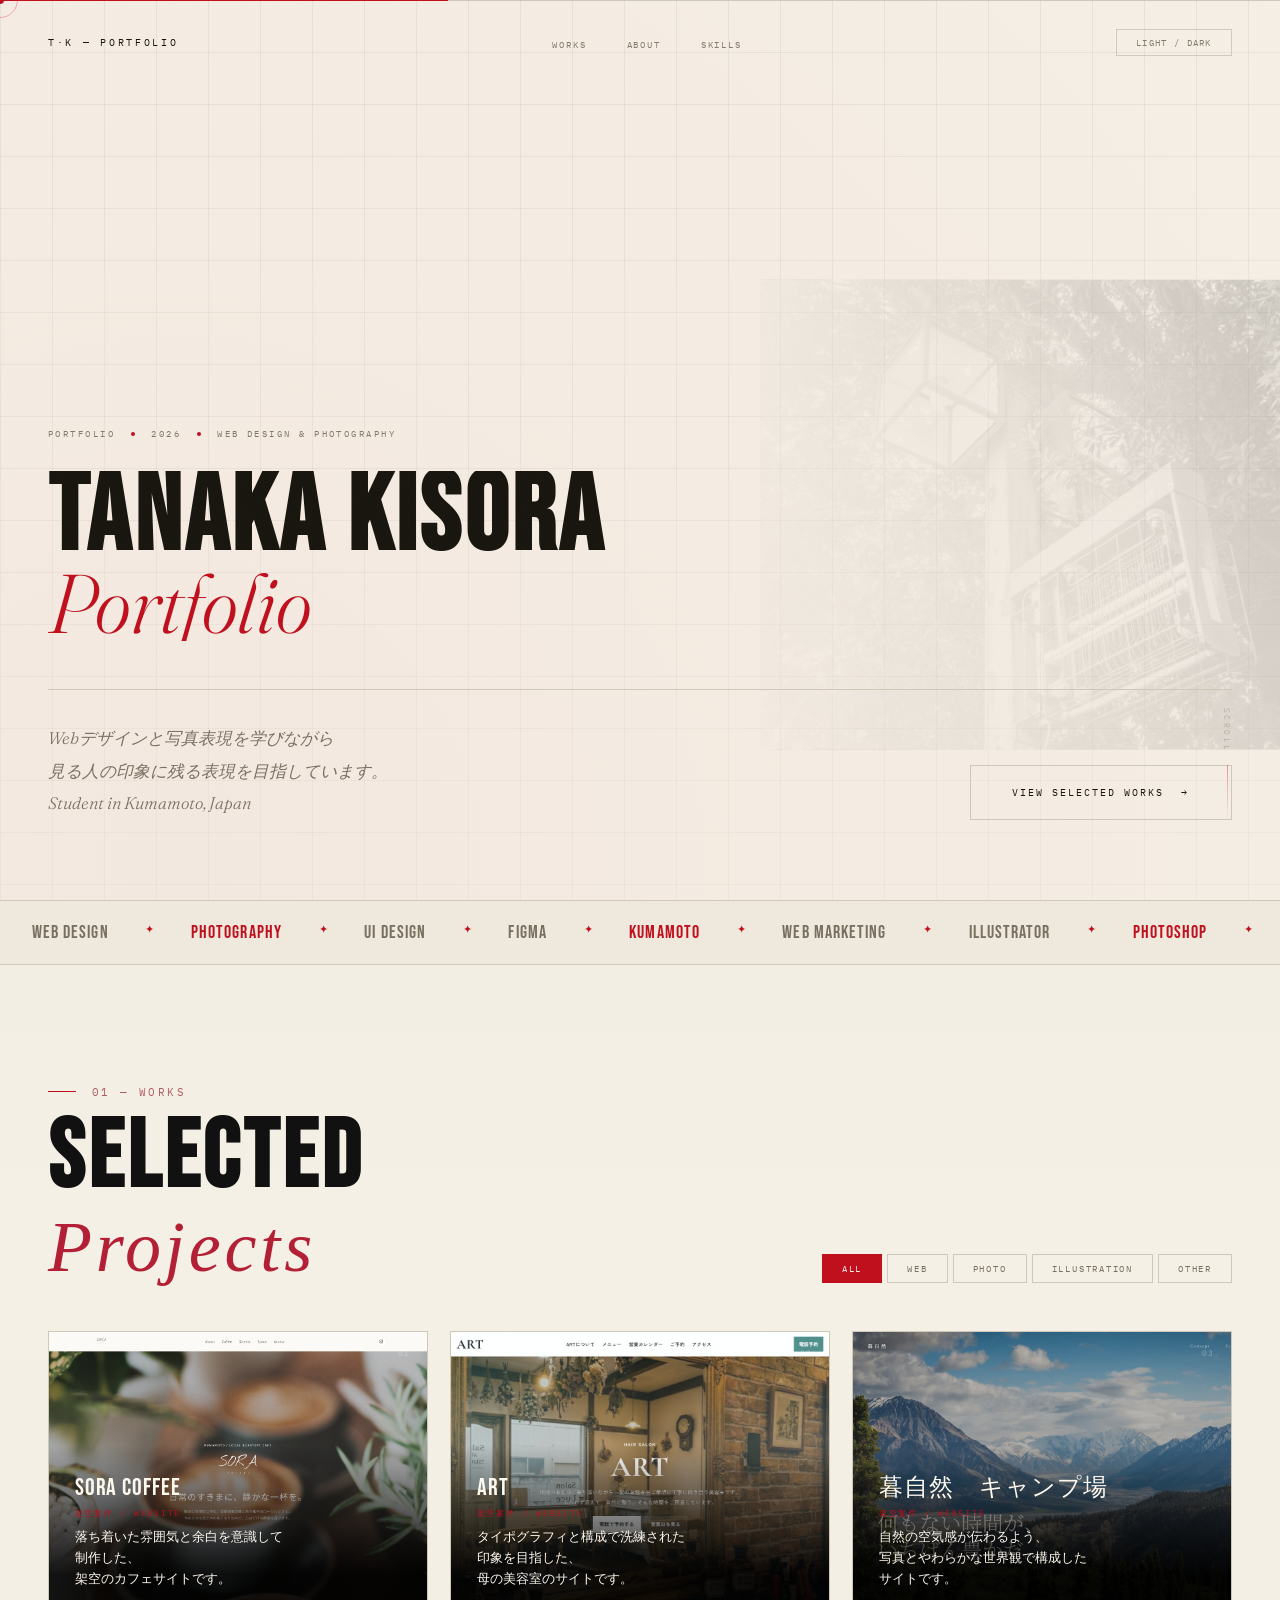
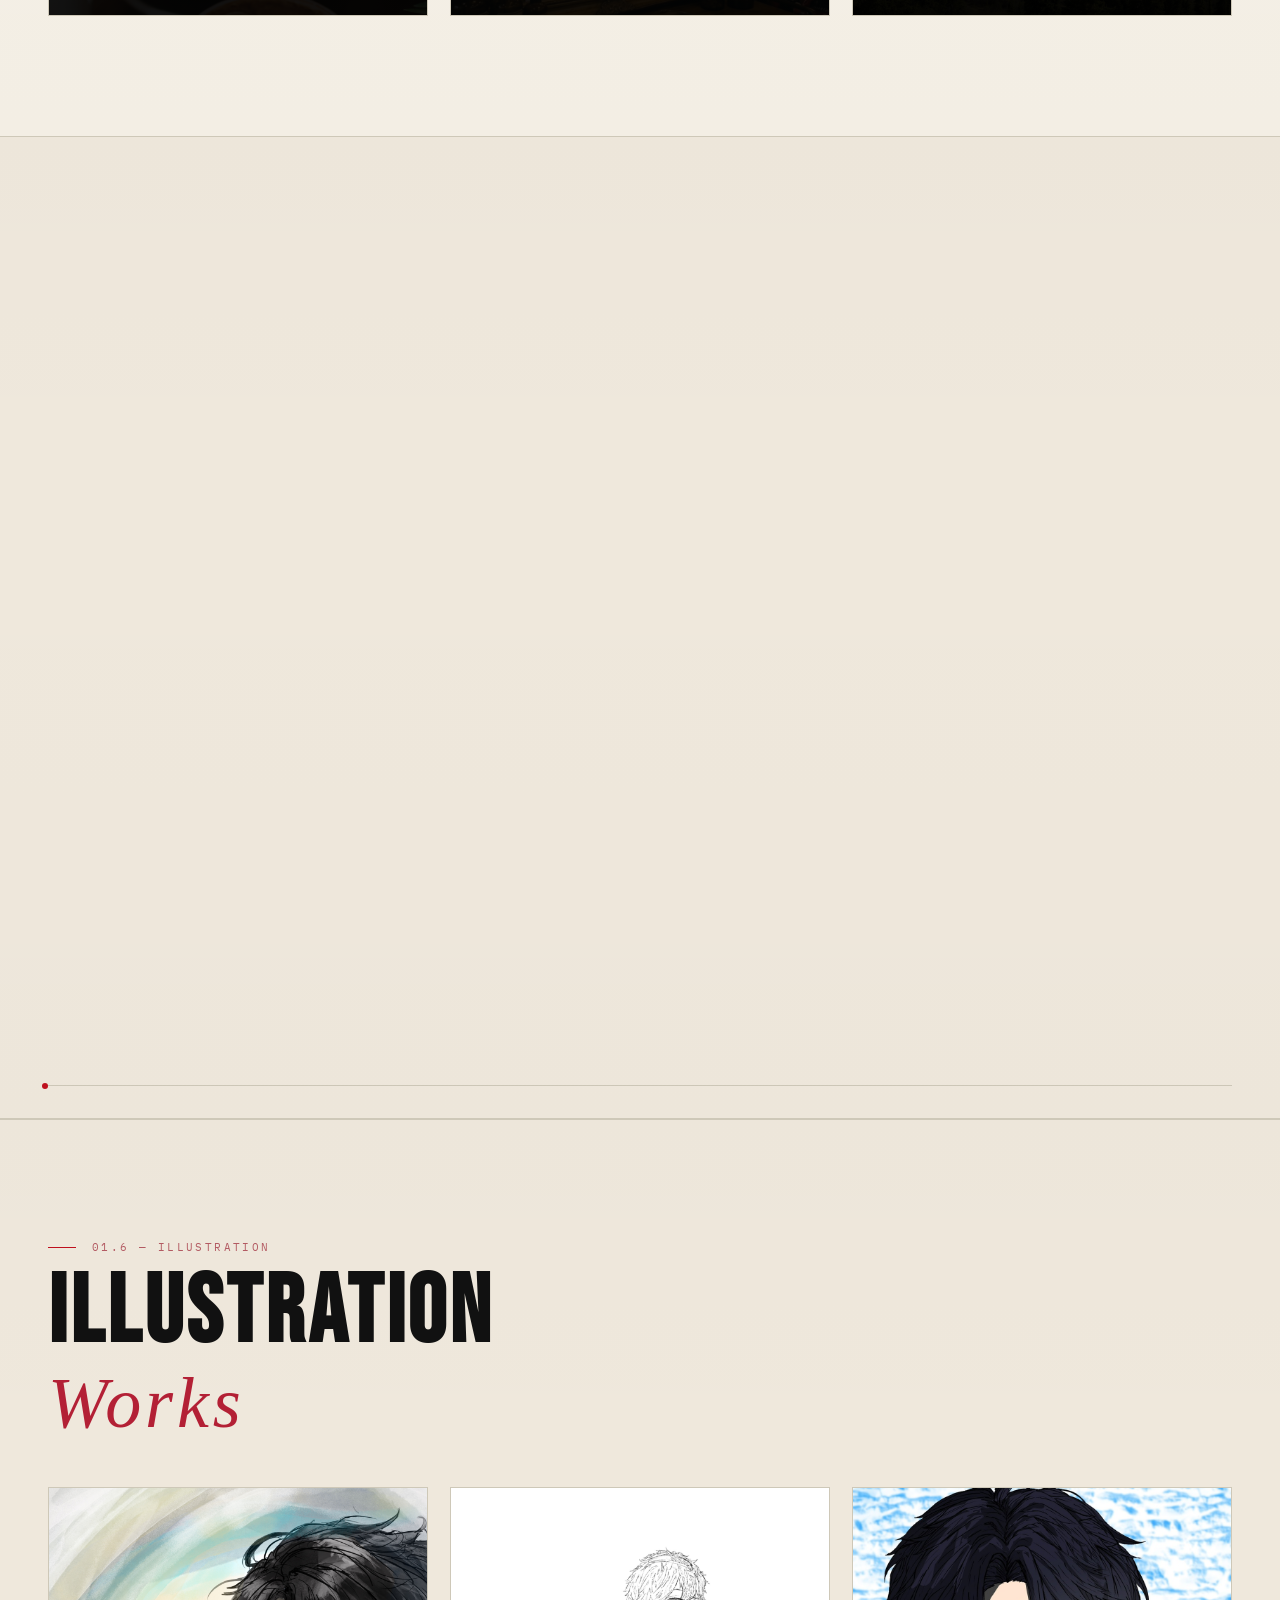
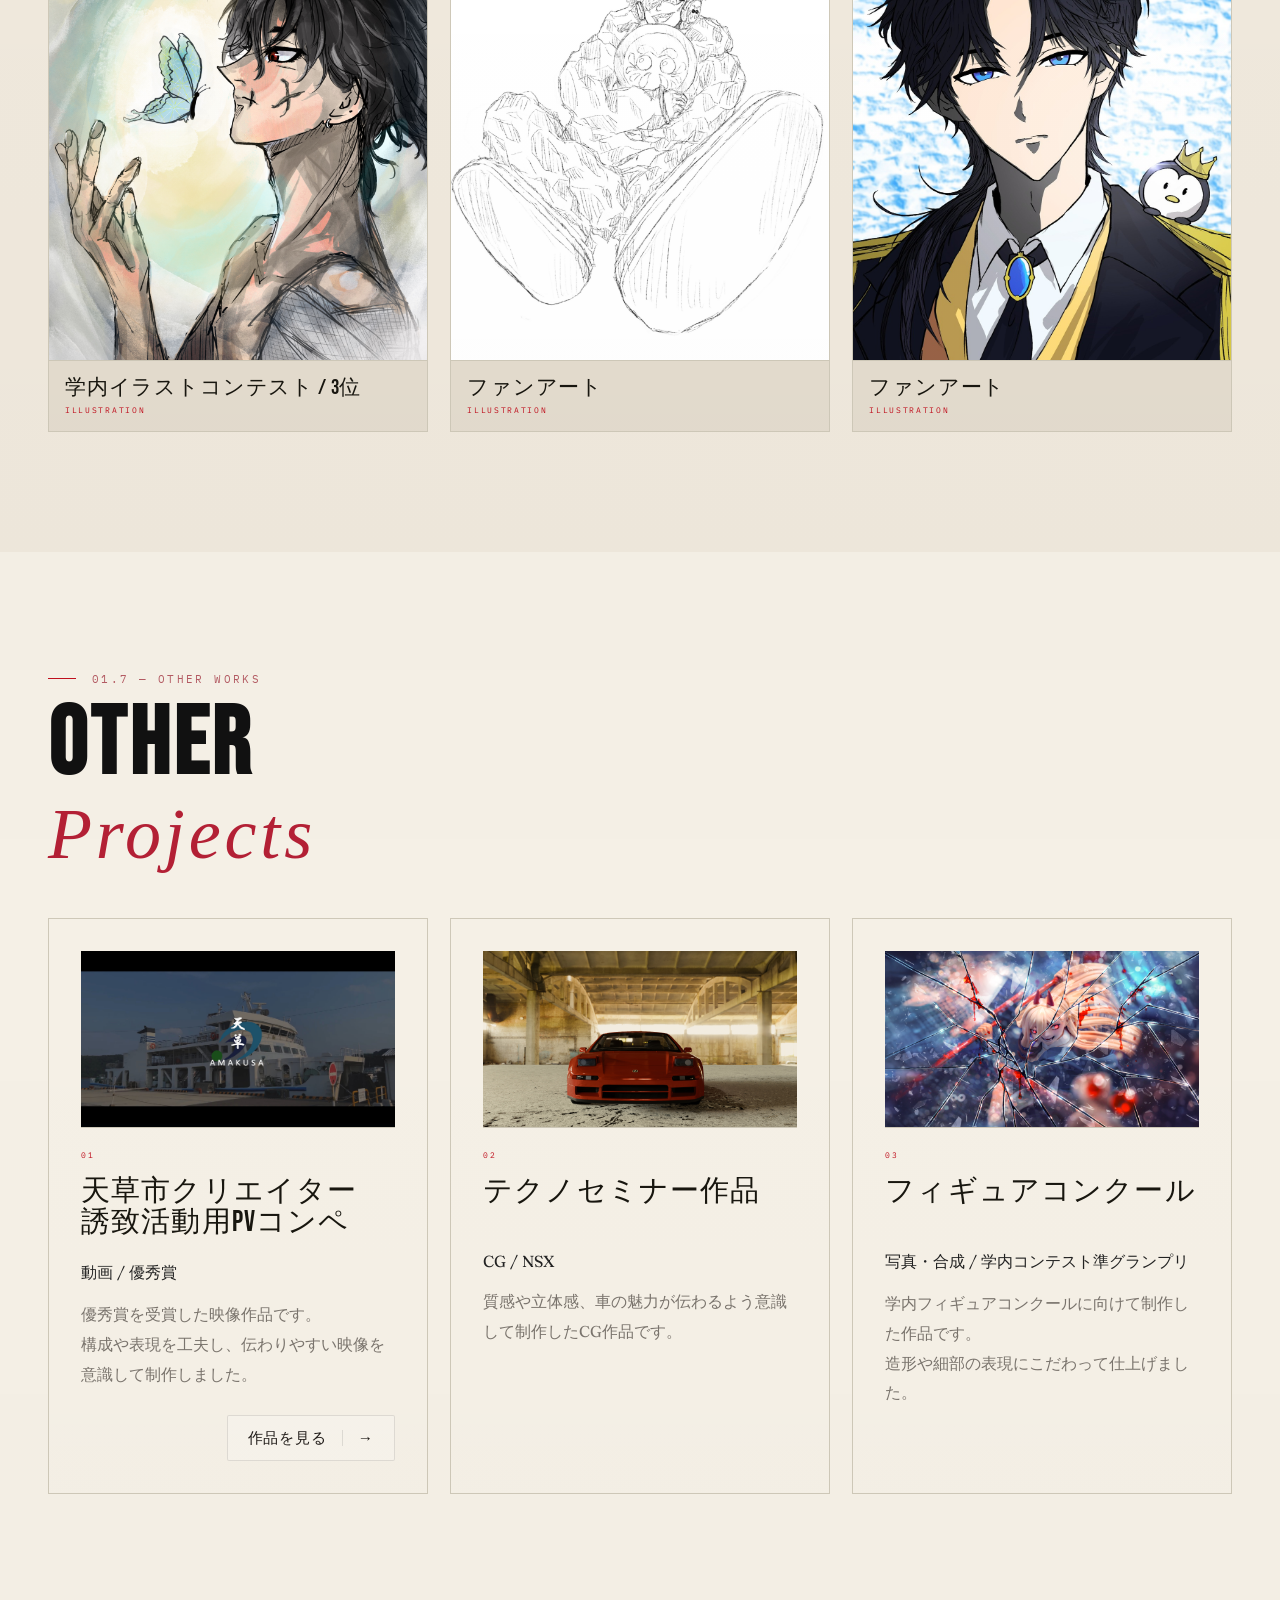
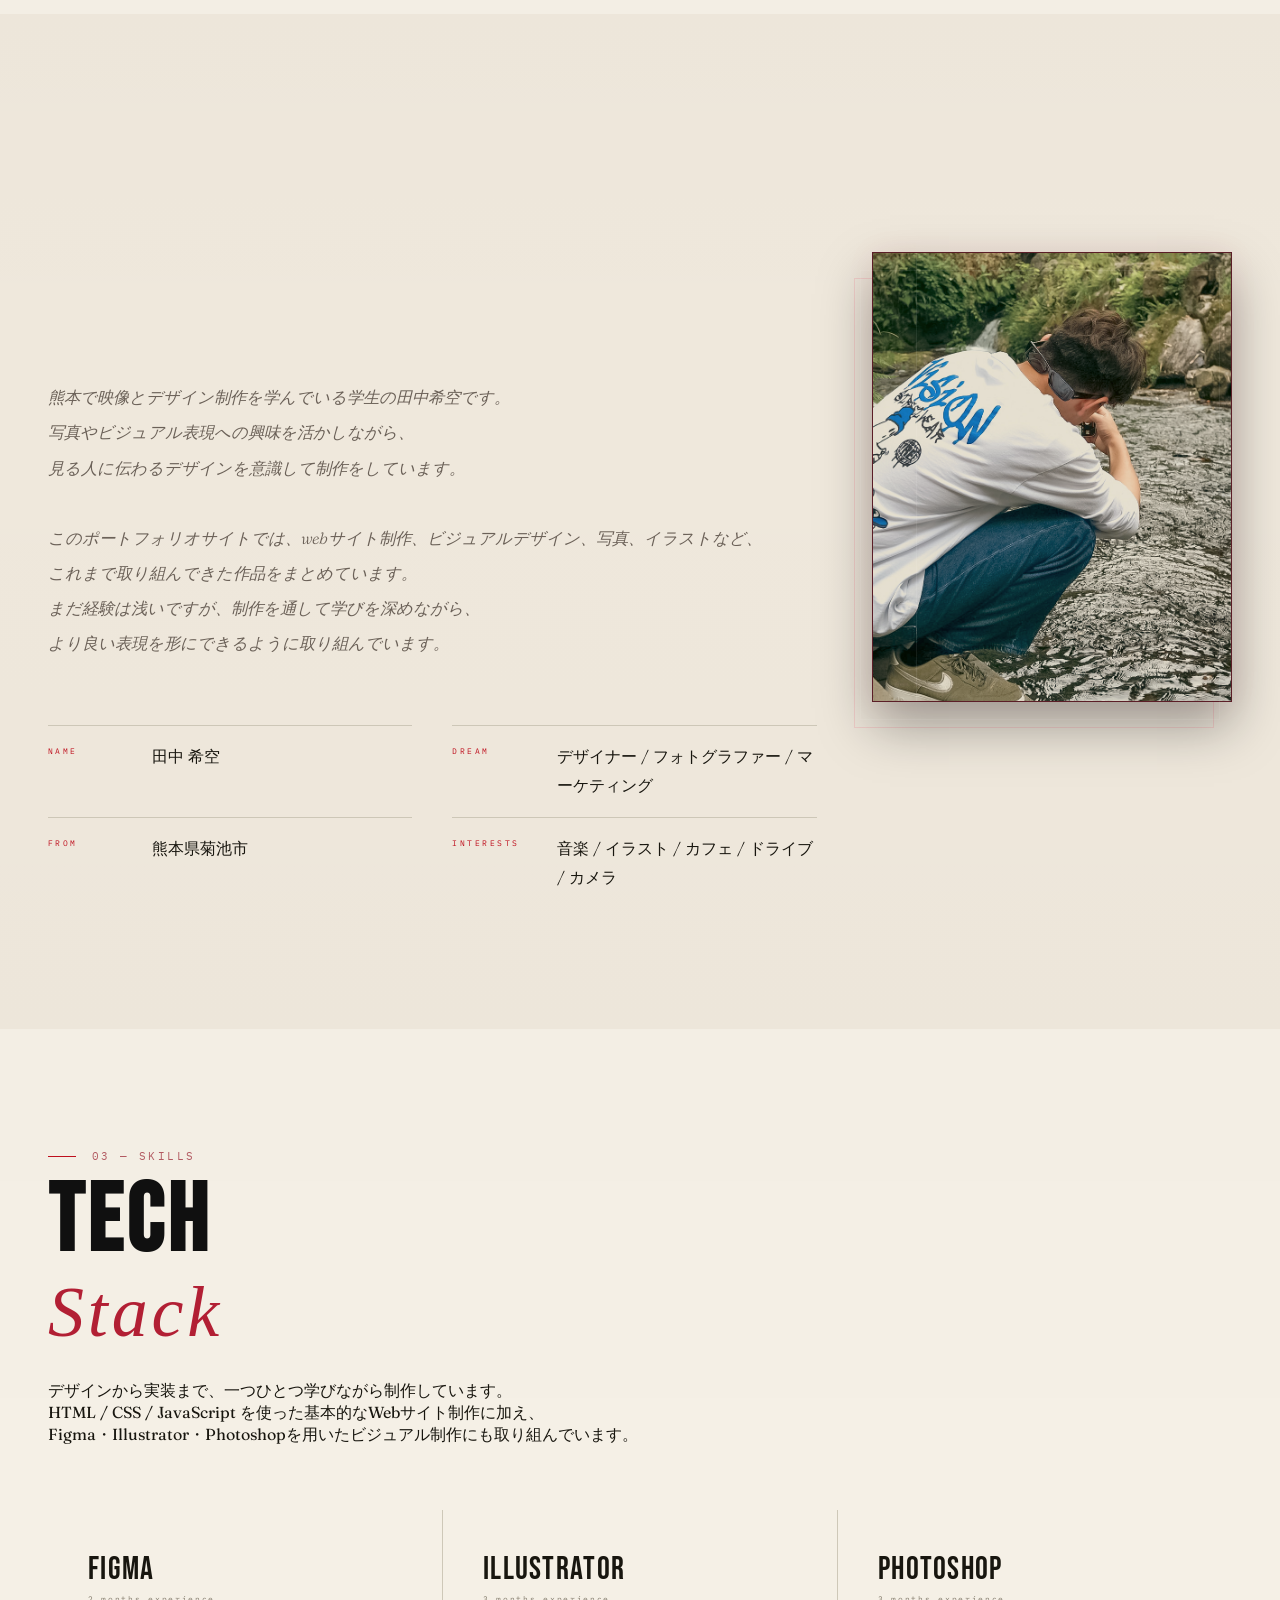
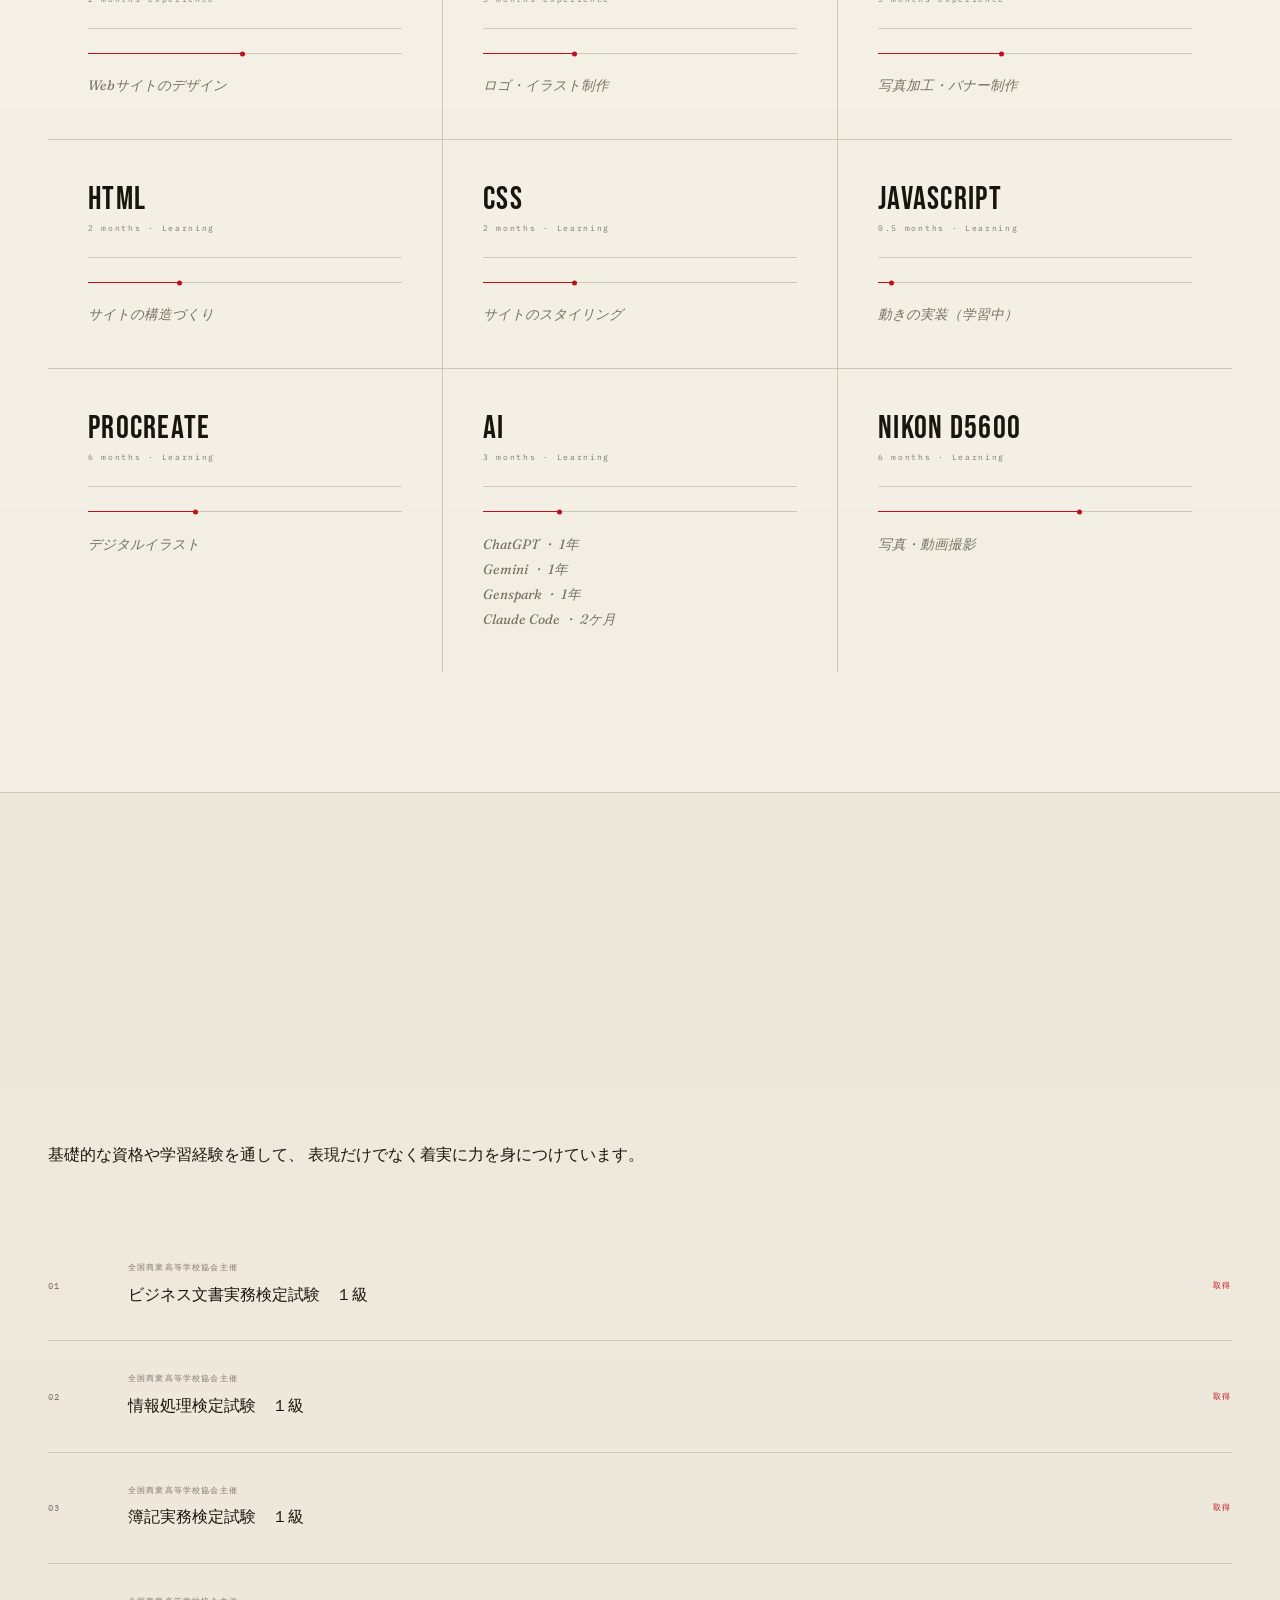
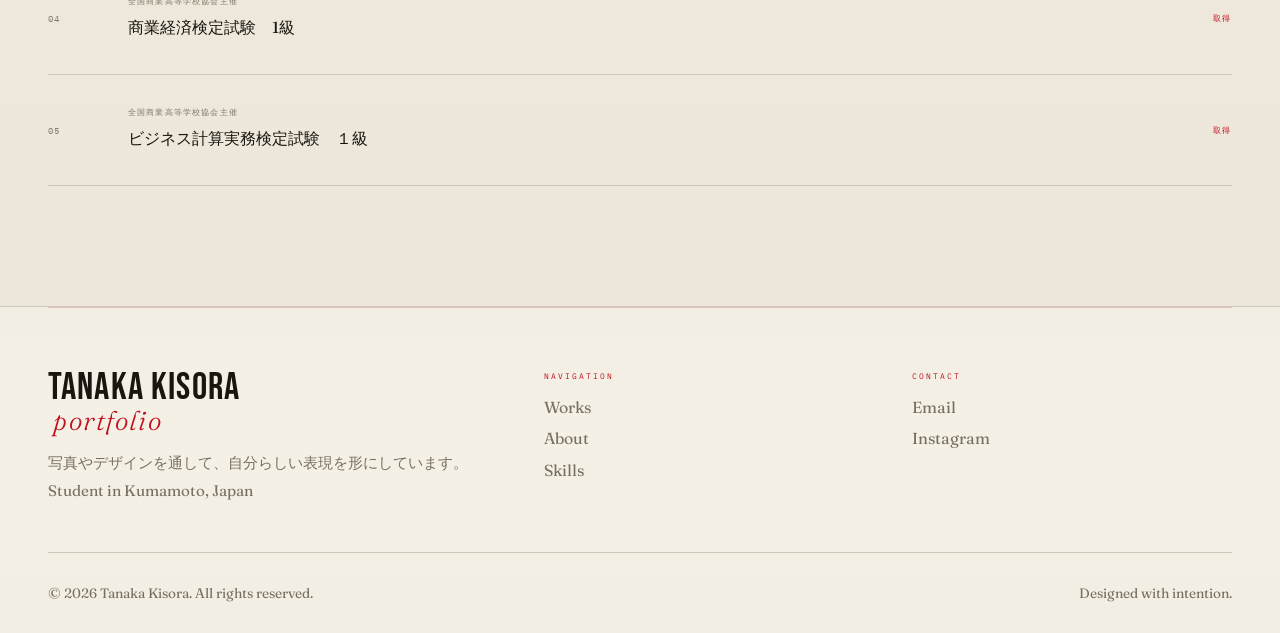
<file: index.html>
<!DOCTYPE html>
<html lang="ja">

<head>
  <meta charset="UTF-8" />
  <meta name="viewport" content="width=device-width, initial-scale=1.0" />
  <title>Tanaka Kisora — Portfolio</title>
  <link rel="stylesheet" href="style.css" />
  <link rel="preconnect" href="https://fonts.googleapis.com" />
  <link rel="preconnect" href="https://fonts.gstatic.com" crossorigin />
  <link
    href="https://fonts.googleapis.com/css2?family=Bebas+Neue&family=Fraunces:ital,opsz,wght@0,9.144,300;0,9.144,400;1,9.144,300;1,9.144,700&family=IBM+Plex+Mono:ital,wght@0,300;0,400;1,300&display=swap"
    rel="stylesheet" />
</head>

<body class="loading">
  <div class="cursor" id="cursor"></div>
  <div class="cursor-ring" id="cursorRing"></div>

  <div class="preloader" id="preloader">
    <div class="pre-count" id="preCount">00</div>
    <div class="pre-label">Loading Portfolio</div>
    <div class="pre-bar-wrap">
      <div class="pre-bar" id="preBar"></div>
    </div>
  </div>

  <nav id="nav">
    <div class="nav-logo">T·K — Portfolio</div>
    <ul class="nav-links">
      <li><a href="#works">Works</a></li>
      <li><a href="#about">About</a></li>
      <li><a href="#skills">Skills</a></li>
    </ul>
    <button class="theme-toggle" id="themeToggle">Light / Dark</button>
  </nav>

  <section class="hero" id="hero">
    <div class="hero-bar"></div>
    <div class="hero-meta">
      <span class="hero-meta-item">Portfolio</span>
      <div class="mdot"></div>
      <span class="hero-meta-item">2026</span>
      <div class="mdot"></div>
      <span class="hero-meta-item">Web Design &amp; Photography</span>
    </div>

    <h1 class="hero-name">
      <span class="hero-name-top">TANAKA KISORA</span>
      <span class="hero-name-bot">Portfolio</span>
    </h1>
    <div class="hero-visual" aria-hidden="true">
      <div class="hero-visual-frame">
        <img src="images/hero-photo.jpg" alt="" />
      </div>
    </div>
    </div>
    <div class="hero-footer">
      <p class="hero-desc">
        Webデザインと写真表現を学びながら<br>見る人の印象に残る表現を目指しています。<br />
        Student in Kumamoto, Japan
      </p>
      <a href="#works" class="hero-cta">
        <span>View Selected Works</span>
        <span class="arr">→</span>
      </a>
    </div>

    <div class="hero-scroll">Scroll</div>
  </section>

  <div class="marquee-wrap">
    <div class="marquee-track">
      <span class="mq-item">Web Design</span><span class="mq-sep">✦</span>
      <span class="mq-item hi">Photography</span><span class="mq-sep">✦</span>
      <span class="mq-item">UI Design</span><span class="mq-sep">✦</span>
      <span class="mq-item">Figma</span><span class="mq-sep">✦</span>
      <span class="mq-item hi">Kumamoto</span><span class="mq-sep">✦</span>
      <span class="mq-item">Web Marketing</span><span class="mq-sep">✦</span>
      <span class="mq-item">Illustrator</span><span class="mq-sep">✦</span>
      <span class="mq-item hi">Photoshop</span><span class="mq-sep">✦</span>

      <span class="mq-item">Web Design</span><span class="mq-sep">✦</span>
      <span class="mq-item hi">Photography</span><span class="mq-sep">✦</span>
      <span class="mq-item">UI Design</span><span class="mq-sep">✦</span>
      <span class="mq-item">Figma</span><span class="mq-sep">✦</span>
      <span class="mq-item hi">Kumamoto</span><span class="mq-sep">✦</span>
      <span class="mq-item">Web Marketing</span><span class="mq-sep">✦</span>
      <span class="mq-item">Illustrator</span><span class="mq-sep">✦</span>
      <span class="mq-item hi">Photoshop</span><span class="mq-sep">✦</span>
    </div>
  </div>

  <section class="works" id="works">
    <div class="works-header reveal">
      <div>
        <div class="eyebrow">01 — Works</div>
        <h2 class="sec-title">Selected<br /><em>Projects</em></h2>
      </div>

      <div class="works-filter">
        <button class="filter-btn active" data-filter="all">All</button>
        <button class="filter-btn" data-filter="website">Web</button>
        <button class="filter-btn" data-filter="photo">Photo</button>
        <button class="filter-btn" data-filter="illustration">Illustration</button>
        <button class="filter-btn" data-filter="other">Other</button>
      </div>
    </div>

    <div class="works-grid">
      <a class="work-item reveal" href="./works/sora-coffee/index.html">
        <div class="work-bg">
          <img src="images/sora-coffee.jpg" alt="SORA COFFEE website preview" />
        </div>
        <div class="work-overlay">
          <div class="work-title">SORA COFFEE</div>
          <div class="work-cat">架空案件 / Website</div>
          <div class="work-desc">落ち着いた雰囲気と余白を意識して制作した、 <br>架空のカフェサイトです。</div>
        </div>
        <div class="work-num">01</div>
      </a>

      <a class="work-item reveal d2" href="./works/ART/index.html">
        <div class="work-bg">
          <img src="images/ART.jpg" alt="ART website preview" />
        </div>
        <div class="work-overlay">
          <div class="work-title">ART</div>
          <div class="work-cat">架空案件 / Website</div>
          <div class="work-desc">タイポグラフィと構成で洗練された印象を目指した、 <br>母の美容室のサイトです。</div>
        </div>
        <div class="work-num">02</div>
      </a>

      <a class="work-item reveal d3" href="./works/camp/index.html">
        <div class="work-bg">
          <img src="./works/camp/images/camp.jpg" alt="ART website preview" />
        </div>
        <div class="work-overlay">
          <div class="work-title">暮自然　キャンプ場</div>
          <div class="work-cat">架空案件 / Website</div>
          <div class="work-desc">自然の空気感が伝わるよう、 <br>写真とやわらかな世界観で構成したサイトです。</div>

        </div>
        <div class="work-num">03</div>
      </a>
    </div>
  </section>

  <section class="photo-section" id="photoSection">
    <div class="photo-cursor-label" id="photoCursorLabel">Explore</div>

    <div class="photo-header reveal">
      <div>
        <div class="eyebrow">01.5 — Photography</div>
        <h2 class="sec-title">Photo<br /><em>Gallery</em></h2>
      </div>

      <div class="section-header-actions">
        <div class="photo-hint">Move cursor to scroll</div>
        <button class="section-back-btn" id="photoBackBtn" type="button">Back to All</button>
      </div>
    </div>
    <div class="photo-strip" id="photoStrip">
      <div class="photo-thumb reveal">
        <div class="photo-inner photo-01"></div>
      </div>

      <div class="photo-thumb reveal d1">
        <div class="photo-inner photo-02"></div>
      </div>

      <div class="photo-thumb reveal d2">
        <div class="photo-inner photo-03"></div>
      </div>

      <div class="photo-thumb reveal d3">
        <div class="photo-inner photo-04"></div>
      </div>

      <div class="photo-thumb reveal">
        <div class="photo-inner photo-05"></div>
      </div>

      <div class="photo-thumb reveal d1">
        <div class="photo-inner photo-06"></div>
      </div>

      <div class="photo-thumb reveal d2">
        <div class="photo-inner photo-07"></div>
      </div>

      <div class="photo-thumb reveal d3">
        <div class="photo-inner photo-08"></div>
      </div>

      <div class="photo-thumb reveal">
        <div class="photo-inner photo-09"></div>
      </div>

      <div class="photo-thumb reveal d1">
        <div class="photo-inner photo-10"></div>
      </div>

      <div class="photo-thumb reveal d2">
        <div class="photo-inner photo-11"></div>
      </div>

      <div class="photo-thumb reveal d3">
        <div class="photo-inner photo-12"></div>
      </div>

    </div>
    <div class="photo-progress-wrap">
      <div class="photo-progress-bar" id="photoProgress"></div>
    </div>
  </section>
  <section class="illustration-section" id="illustrationSection">
    <div class="section-head reveal">
      <div>
        <div class="eyebrow">01.6 — Illustration</div>
        <h2 class="sec-title">Illustration<br /><em>Works</em></h2>
      </div>

      <div class="section-header-actions">
        <button class="section-back-btn" id="illustrationBackBtn" type="button">Back to All</button>
      </div>
    </div>

    <div class="art-grid">
      <article class="art-card reveal">
        <div class="art-media">
          <img src="images/illustration-01.jpg" alt="Illustration work 01">
        </div>
        <div class="art-meta">
          <div class="art-title">学内イラストコンテスト / 3位</div>
          <div class="art-cat">Illustration</div>
        </div>
      </article>

      <article class="art-card reveal d1">
        <div class="art-media">
          <img src="images/illustration-02.jpg" alt="Illustration work 02">
        </div>
        <div class="art-meta">
          <div class="art-title">ファンアート</div>
          <div class="art-cat">Illustration</div>
        </div>
      </article>

      <article class="art-card reveal d1">
        <div class="art-media">
          <img src="images/illustration-03.jpg" alt="Illustration work 03">
        </div>
        <div class="art-meta">
          <div class="art-title">ファンアート</div>
          <div class="art-cat">Illustration</div>
        </div>
      </article>


    </div>
  </section>

  </div>
  </section>
  <section class="other-section" id="otherSection">
    <div class="section-head reveal">
      <div>
        <div class="eyebrow">01.7 — Other Works</div>
        <h2 class="sec-title">Other<br /><em>Projects</em></h2>
      </div>

      <div class="section-header-actions">
        <button class="section-back-btn" id="otherBackBtn" type="button">Back to All</button>
      </div>
    </div>

    <div class="other-grid">
      <article class="other-card reveal">
        <div class="other-media">
          <img src="images/other-video.jpg" alt="Award-Winning Video thumbnail">
        </div>
        <div class="other-body">
          <div class="other-num">01</div>
          <div class="other-title">天草市クリエイター<br>誘致活動用PVコンペ</div>
          <div class="other-cat">動画 / 優秀賞</div>
          <p class="other-text">
            優秀賞を受賞した映像作品です。 <br>構成や表現を工夫し、伝わりやすい映像を意識して制作しました。 </p>
          <a class="other-link" href="https://www.youtube.com/watch?v=whuEye9H2_U" target="_blank"
            rel="noopener noreferrer">
            <span class="other-link-text">作品を見る</span>
            <span class="other-link-arrow">→</span>
          </a>
        </div>
      </article>

      <article class="other-card reveal d1">
        <div class="other-media">
          <img src="images/other-cg.jpg" alt="CG work image">
        </div>
        <div class="other-body">
          <div class="other-num">02</div>
          <div class="other-title">テクノセミナー作品</div><br>
          <div class="other-cat">CG / NSX</div>
          <p class="other-text">
            質感や立体感、車の魅力が伝わるよう意識して制作したCG作品です。 </p>
        </div>
      </article>

      <article class="other-card reveal d2">
        <div class="other-media">
          <img src="images/other-figure.jpg" alt="Figure contest work image">
        </div>
        <div class="other-body">
          <div class="other-num">03</div>
          <div class="other-title">フィギュアコンクール</div><br>
          <div class="other-cat">写真・合成 / 学内コンテスト準グランプリ</div>
          <p class="other-text">
            学内フィギュアコンクールに向けて制作した作品です。 <br>造形や細部の表現にこだわって仕上げました。 </p>
        </div>
      </article>
    </div>
  </section>

  <section class="about" id="about">
    <div class="about-head reveal">
      <div class="eyebrow">02 — About</div>
      <h2 class="sec-title">Profile<br /><em>Overview</em></h2>
    </div>

    <div class="about-layout">
      <div class="about-copy reveal">
        <p class="about-intro">
          熊本で映像とデザイン制作を学んでいる学生の田中希空です。<br>
          写真やビジュアル表現への興味を活かしながら、<br>
          見る人に伝わるデザインを意識して制作をしています。
          <br><br>
          このポートフォリオサイトでは、webサイト制作、ビジュアルデザイン、写真、イラストなど、<br>
          これまで取り組んできた作品をまとめています。<br>
          まだ経験は浅いですが、制作を通して学びを深めながら、<br>
          より良い表現を形にできるように取り組んでいます。
        </p>

        <div class="about-info-grid">
          <div class="info-item">
            <div class="info-label">Name</div>
            <div class="info-value">田中 希空</div>
          </div>

          <div class="info-item">
            <div class="info-label">Dream</div>
            <div class="info-value">デザイナー / フォトグラファー / マーケティング</div>
          </div>

          <div class="info-item">
            <div class="info-label">From</div>
            <div class="info-value">熊本県菊池市</div>
          </div>

          <div class="info-item">
            <div class="info-label">Interests</div>
            <div class="info-value">音楽 / イラスト / カフェ / ドライブ / カメラ</div>
          </div>
        </div>
      </div>

      <div class="about-visual reveal">
        <div class="about-glow"></div>
        <div class="about-frame back"></div>

        <div class="about-photo">
          <img src="images/profile-photo.jpg" alt="Portrait of Kisora" />
        </div>

        <div class="about-frame front"></div>
      </div>
    </div>
  </section>
  <section class="skills-section" id="skills">
    <div class="reveal">
      <div class="eyebrow">03 — Skills</div>
      <h2 class="sec-title">Tech<em>Stack</em></h2>
    </div>

    <p class="section-intro">
      <br>
      デザインから実装まで、一つひとつ学びながら制作しています。<br>
      HTML / CSS / JavaScript を使った基本的なWebサイト制作に加え、 <br>
      Figma・Illustrator・Photoshopを用いたビジュアル制作にも取り組んでいます。
    </p>

    <div class="skills-grid">
      <div class="skill-card reveal">
        <div class="skill-name">Figma</div>
        <div class="skill-period">2 months experience</div>
        <div class="skill-bar">
          <div class="skill-fill" data-w="50"></div>
        </div>
        <div class="skill-note">Webサイトのデザイン</div>
      </div>

      <div class="skill-card reveal d1">
        <div class="skill-name">Illustrator</div>
        <div class="skill-period">3 months experience</div>
        <div class="skill-bar">
          <div class="skill-fill" data-w="30"></div>
        </div>
        <div class="skill-note">ロゴ・イラスト制作</div>
      </div>

      <div class="skill-card reveal d2">
        <div class="skill-name">Photoshop</div>
        <div class="skill-period">3 months experience</div>
        <div class="skill-bar">
          <div class="skill-fill" data-w="40"></div>
        </div>
        <div class="skill-note">写真加工・バナー制作</div>
      </div>

      <div class="skill-card reveal">
        <div class="skill-name">HTML</div>
        <div class="skill-period">2 months · Learning</div>
        <div class="skill-bar">
          <div class="skill-fill" data-w="30"></div>
        </div>
        <div class="skill-note">サイトの構造づくり</div>
      </div>

      <div class="skill-card reveal d1">
        <div class="skill-name">CSS</div>
        <div class="skill-period">2 months · Learning</div>
        <div class="skill-bar">
          <div class="skill-fill" data-w="30"></div>
        </div>
        <div class="skill-note">サイトのスタイリング</div>
      </div>

      <div class="skill-card reveal d2">
        <div class="skill-name">JavaScript</div>
        <div class="skill-period">0.5 months · Learning</div>
        <div class="skill-bar">
          <div class="skill-fill" data-w="5"></div>
        </div>
        <div class="skill-note">動きの実装（学習中）</div>
      </div>

      <div class="skill-card reveal">
        <div class="skill-name">procreate</div>
        <div class="skill-period">6 months · Learning</div>
        <div class="skill-bar">
          <div class="skill-fill" data-w="35"></div>
        </div>
        <div class="skill-note">デジタルイラスト</div>
      </div>

      <div class="skill-card reveal d1">
        <div class="skill-name">AI</div>
        <div class="skill-period">3 months · Learning</div>
        <div class="skill-bar">
          <div class="skill-fill" data-w="25"></div>
        </div>
        <div class="skill-note">ChatGPT ・  1年</div>
        <div class="skill-note">Gemini ・  1年</div>
        <div class="skill-note">Genspark ・  1年</div>
        <div class="skill-note">Claude Code ・  2ケ月</div>
      </div>

      <div class="skill-card reveal d2">
        <div class="skill-name">Nikon D5600</div>
        <div class="skill-period">6 months · Learning</div>
        <div class="skill-bar">
          <div class="skill-fill" data-w="65"></div>
        </div>
        <div class="skill-note">写真・動画撮影</div>
      </div>
    </div>
    </div>

  </section>

  <section class="qualifications">
    <div class="reveal">
      <div class="eyebrow">04 — Credentials</div>
      <h2 class="sec-title">Basic<br /><em>Qualifications</em></h2>
    </div>
    <p class="section-intro">
      <br>
      基礎的な資格や学習経験を通して、
      表現だけでなく着実に力を身につけています。
    </p>
    <div class="qual-list">
      <div class="qual-item reveal">
        <div class="qual-num">01</div>
        <div>
          <div class="qual-org">全国商業高等学校協会主催</div>
          <div class="qual-text">ビジネス文書実務検定試験　１級</div>
        </div>
        <div class="qual-badge">取得</div>
      </div>

      <div class="qual-item reveal d1">
        <div class="qual-num">02</div>
        <div>
          <div class="qual-org">全国商業高等学校協会主催</div>
          <div class="qual-text">情報処理検定試験　１級</div>
        </div>
        <div class="qual-badge">取得</div>
      </div>

      <div class="qual-item reveal d2">
        <div class="qual-num">03</div>
        <div>
          <div class="qual-org">全国商業高等学校協会主催</div>
          <div class="qual-text">簿記実務検定試験　１級</div>
        </div>
        <div class="qual-badge">取得</div>
      </div>

      <div class="qual-item reveal d3">
        <div class="qual-num">04</div>
        <div>
          <div class="qual-org">全国商業高等学校協会主催</div>
          <div class="qual-text">商業経済検定試験　1級</div>
        </div>
        <div class="qual-badge">取得</div>
      </div>

      <div class="qual-item reveal d4">
        <div class="qual-num">05</div>
        <div>
          <div class="qual-org">全国商業高等学校協会主催</div>
          <div class="qual-text">ビジネス計算実務検定試験　１級</div>
        </div>
        <div class="qual-badge">取得</div>
      </div>
    </div>
  </section>

  <footer>
    <div>
      <div class="footer-brand">TANAKA KISORA<span>portfolio</span></div>
      <p class="footer-tagline">写真やデザインを通して、自分らしい表現を形にしています。<br />
        Student in Kumamoto, Japan</p>
    </div>

    <div>
      <div class="footer-col-title">Navigation</div>
      <ul class="footer-links">
        <li><a href="#works">Works</a></li>
        <li><a href="#about">About</a></li>
        <li><a href="#skills">Skills</a></li>
      </ul>
    </div>

    <div>
      <div class="footer-col-title">Contact</div>
      <ul class="footer-links">
        <li><a href="mailto:ksj2516tanaka@ktec.ac.jp">Email</a></li>
        <li><a href="https://www.instagram.com/w.o.film/">Instagram</a></li>
      </ul>
    </div>

    <div class="footer-bottom">
      <span>© 2026 Tanaka Kisora. All rights reserved.</span>
      <span>Designed with intention.</span>
    </div>

    <div class="footer-line"></div>
  </footer>

  <script src="script.js"></script>
</body>

</html>
</file>
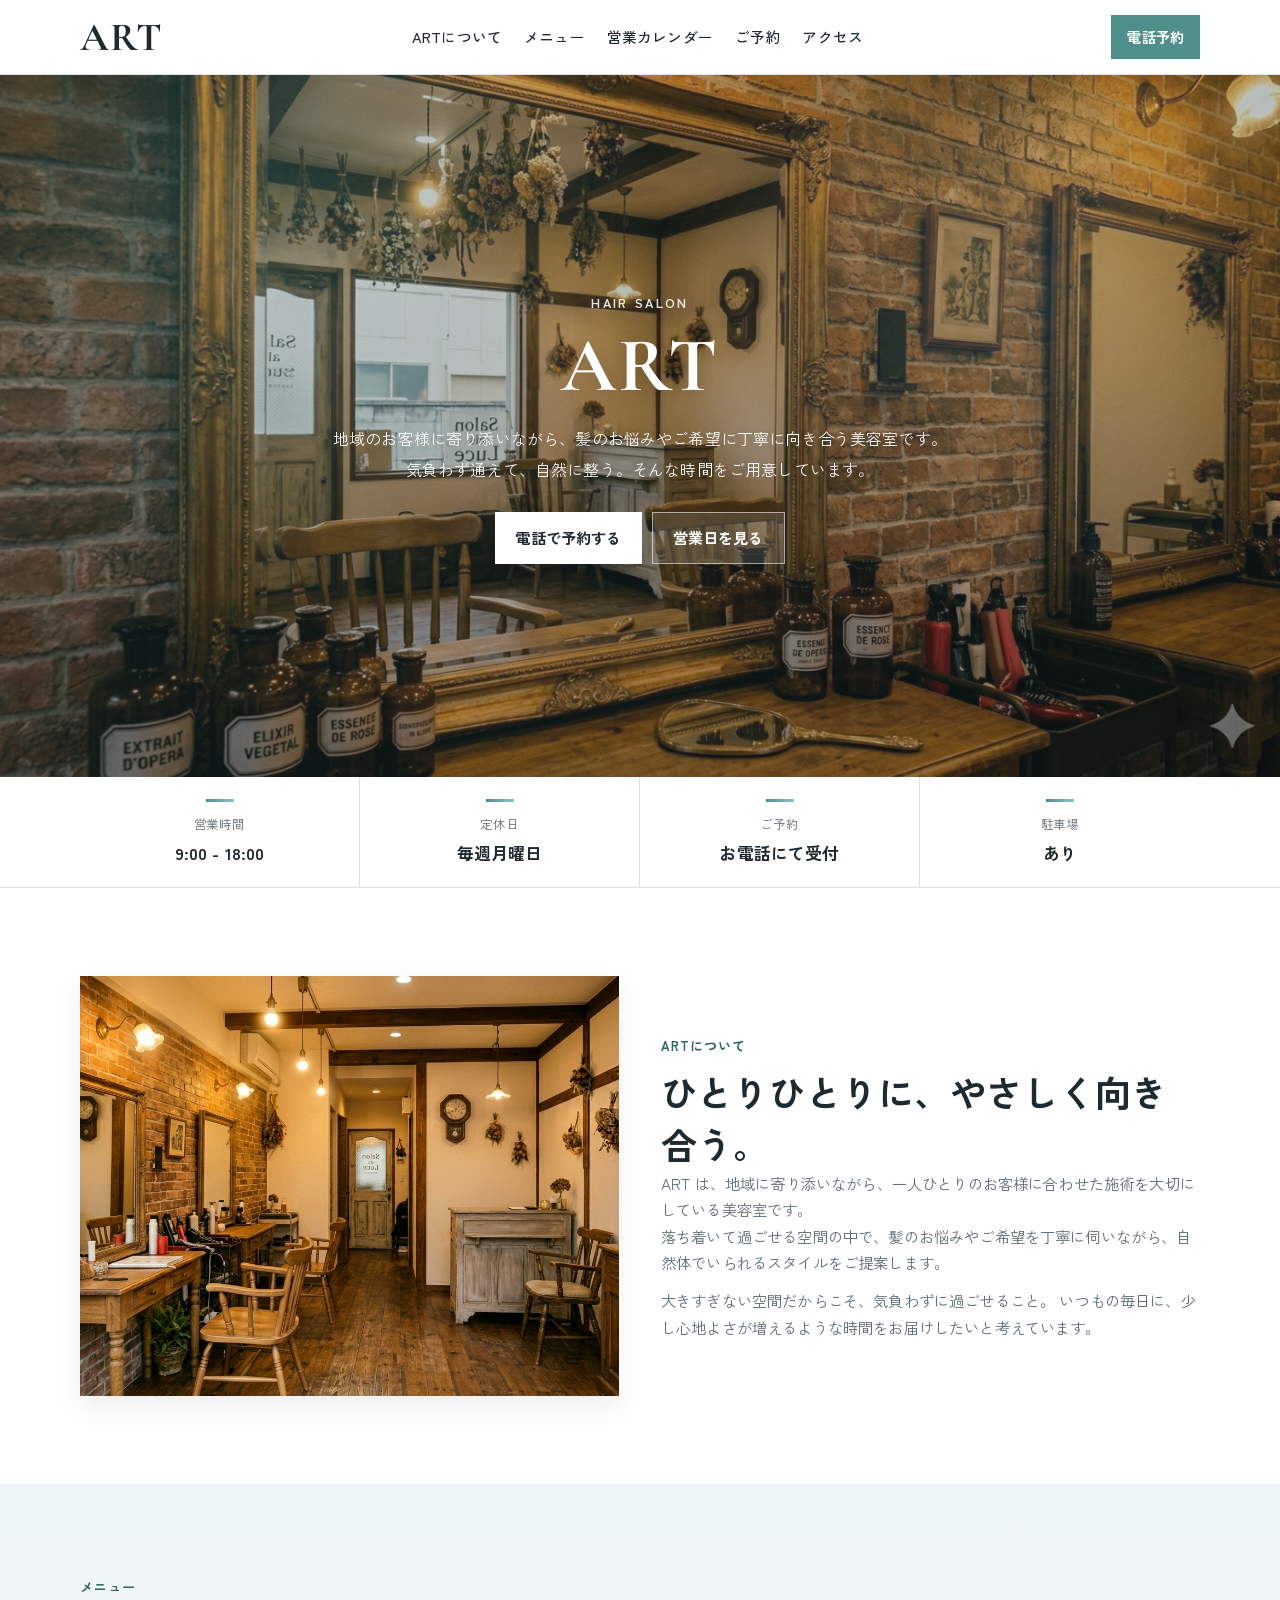
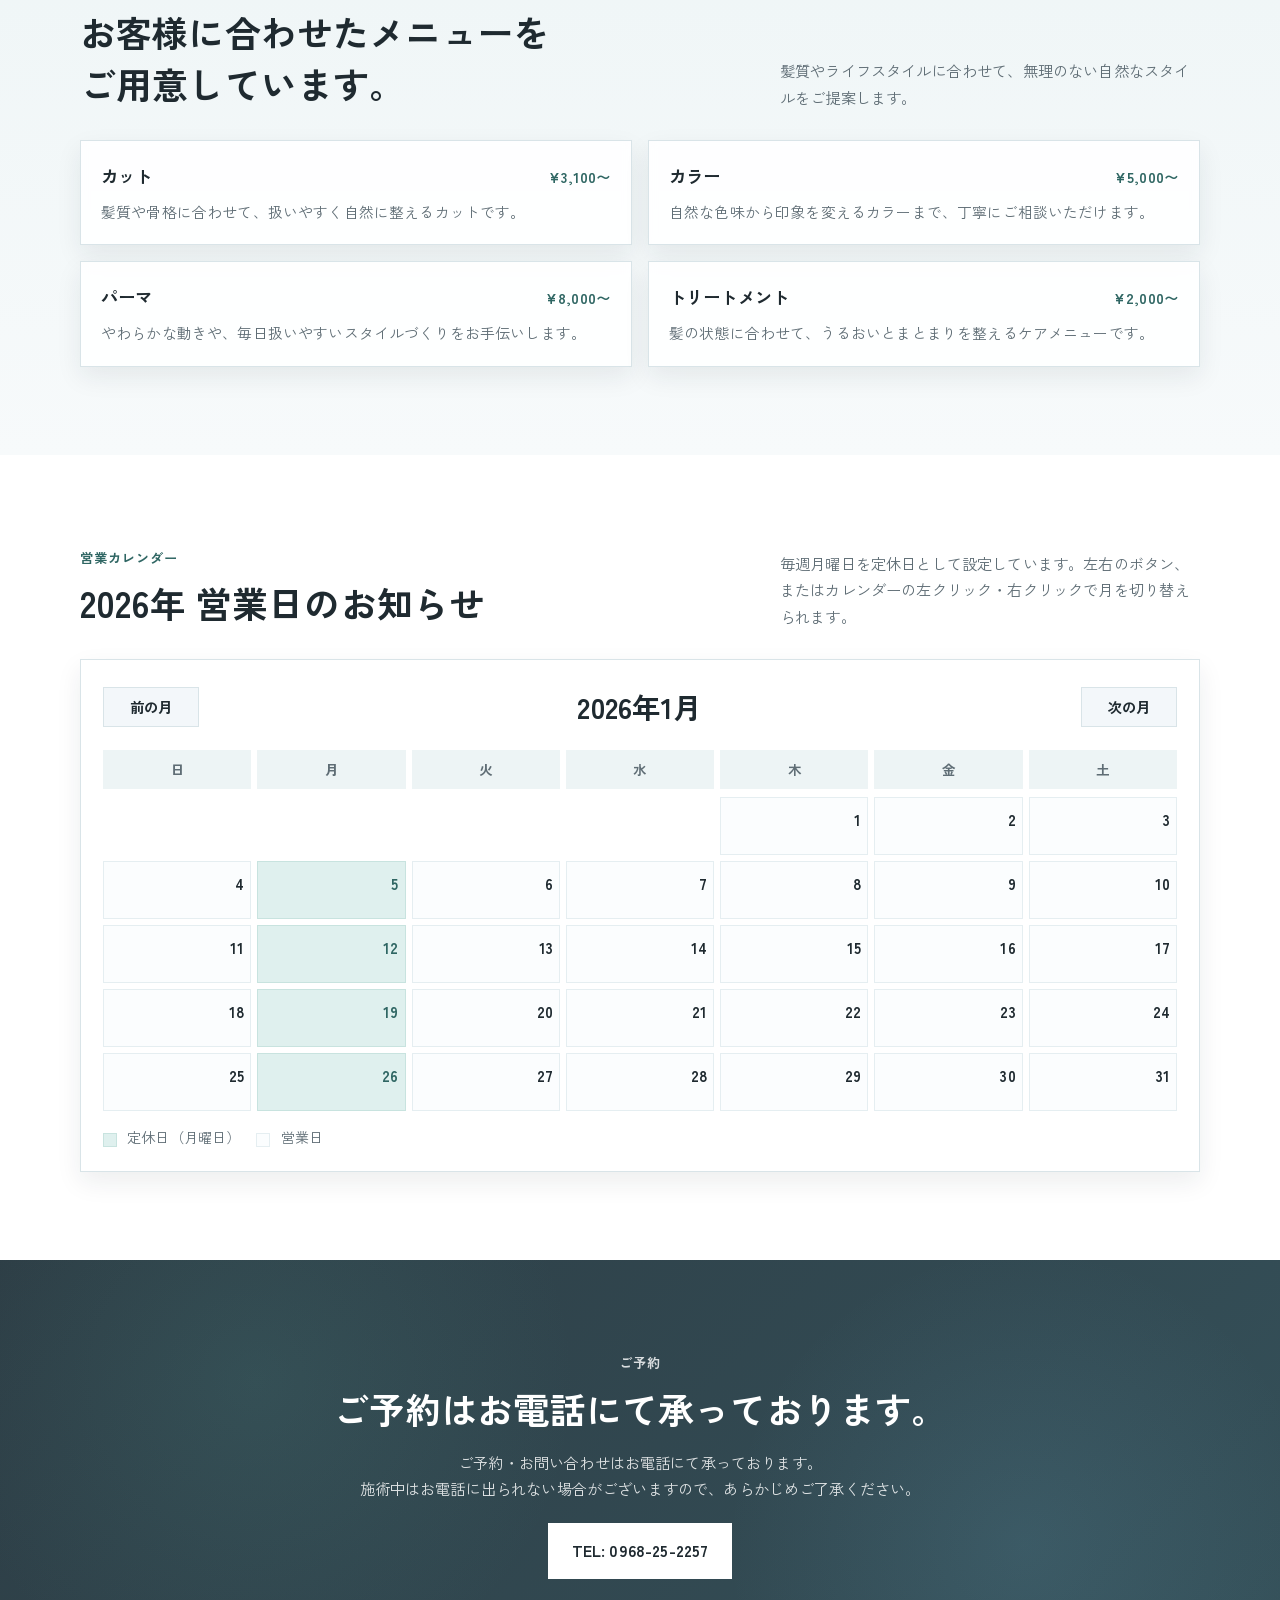
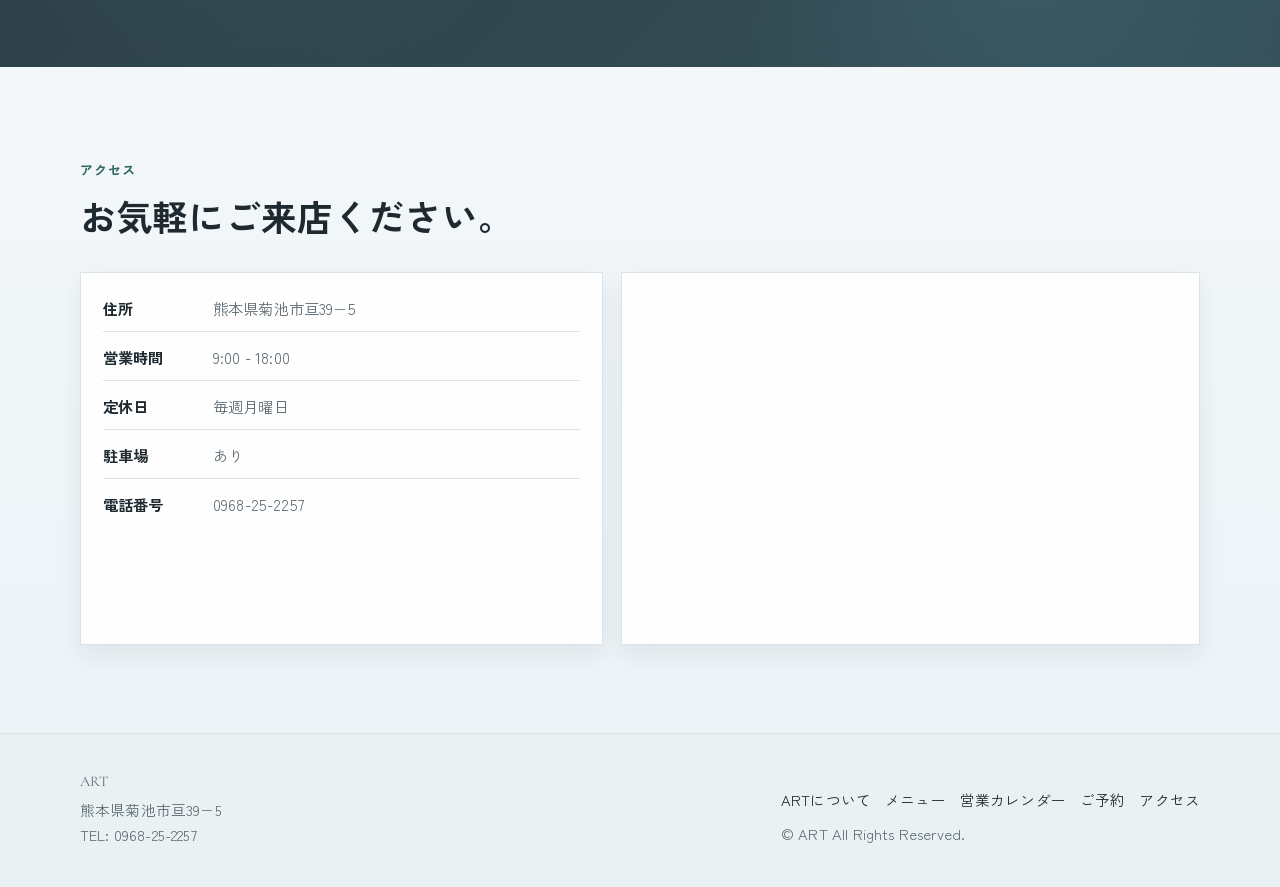
<file: works/ART/index.html>
<!DOCTYPE html>
<html lang="ja">

<head>
  <meta charset="UTF-8" />
  <meta name="viewport" content="width=device-width, initial-scale=1.0" />
  <title>ART | 地域に寄り添う美容室</title>
  <meta name="description" content="ARTは、地域に寄り添いながら一人ひとりに丁寧に向き合う美容室です。営業日やご予約方法、アクセス情報をご案内しています。" />
  <link rel="preconnect" href="https://fonts.googleapis.com" />
  <link rel="preconnect" href="https://fonts.gstatic.com" crossorigin />
  <link
    href="https://fonts.googleapis.com/css2?family=Cormorant+Garamond:wght@600;700&family=Zen+Kaku+Gothic+New:wght@400;500;700&display=swap"
    rel="stylesheet" />
  <link rel="stylesheet" href="style.css" />
</head>

<body>
  <header class="header">
    <div class="container header-inner">
      <a href="#" class="logo">ART</a>

      <nav class="nav">
        <a href="#about">ARTについて</a>
        <a href="#menu">メニュー</a>
        <a href="#calendar">営業カレンダー</a>
        <a href="#reservation">ご予約</a>
        <a href="#access">アクセス</a>
      </nav>

      <a href="tel:0000000000" class="header-btn">電話予約</a>
    </div>
  </header>

  <main>
    <section class="hero">
      <div class="hero-overlay"></div>
      <div class="hero-color-layer"></div>

      <div class="container hero-inner">
        <div class="hero-copy">
          <span class="hero-label">Hair Salon</span>
          <h1 class="hero-title">ART</h1>
          <p class="hero-text">
            地域のお客様に寄り添いながら、髪のお悩みやご希望に丁寧に向き合う美容室です。<br>
            気負わず通えて、自然に整う。そんな時間をご用意しています。
          </p>
          <div class="hero-actions">
            <a href="tel:0000000000" class="hero-btn hero-btn-primary">電話で予約する</a>
            <a href="#calendar" class="hero-btn hero-btn-secondary">営業日を見る</a>
          </div>
        </div>
      </div>
    </section>

    <section class="info-strip">
      <div class="container">
        <div class="info-strip-inner">
          <div class="info-item">
            <span class="info-label">営業時間</span>
            <strong>9:00 - 18:00</strong>
          </div>
          <div class="info-item">
            <span class="info-label">定休日</span>
            <strong>毎週月曜日</strong>
          </div>
          <div class="info-item">
            <span class="info-label">ご予約</span>
            <strong>お電話にて受付</strong>
          </div>
          <div class="info-item">
            <span class="info-label">駐車場</span>
            <strong>あり</strong>
          </div>
        </div>
      </div>
    </section>

    <section id="about" class="section section-white">
      <div class="container about-grid">
        <div class="about-visual">
          <div class="about-image-wrap">
            <img src="./images/art-02.jpg" alt="美容室の店内イメージ" />
          </div>
        </div>

        <div class="about-content">
          <span class="section-label">ARTについて</span>
          <h2 class="section-title">ひとりひとりに、やさしく向き合う。</h2>
          <p class="section-text">
            ART は、地域に寄り添いながら、一人ひとりのお客様に合わせた施術を大切にしている美容室です。<br>
            落ち着いて過ごせる空間の中で、髪のお悩みやご希望を丁寧に伺いながら、自然体でいられるスタイルをご提案します。
          </p>
          <p class="section-text">
            大きすぎない空間だからこそ、気負わずに過ごせること。
            いつもの毎日に、少し心地よさが増えるような時間をお届けしたいと考えています。
          </p>
        </div>
      </div>
    </section>

    <section id="menu" class="section section-soft">
      <div class="container">
        <div class="section-head">
          <div>
            <span class="section-label">メニュー</span>
            <h2 class="section-title">お客様に合わせたメニューを<br>ご用意しています。</h2>
          </div>
          <p class="section-text">
            髪質やライフスタイルに合わせて、無理のない自然なスタイルをご提案します。
          </p>
        </div>

        <div class="menu-grid">
          <article class="menu-card">
            <div class="menu-card-head">
              <h3>カット</h3>
              <span>¥3,100〜</span>
            </div>
            <p>髪質や骨格に合わせて、扱いやすく自然に整えるカットです。</p>
          </article>

          <article class="menu-card">
            <div class="menu-card-head">
              <h3>カラー</h3>
              <span>¥5,000〜</span>
            </div>
            <p>自然な色味から印象を変えるカラーまで、丁寧にご相談いただけます。</p>
          </article>

          <article class="menu-card">
            <div class="menu-card-head">
              <h3>パーマ</h3>
              <span>¥8,000〜</span>
            </div>
            <p>やわらかな動きや、毎日扱いやすいスタイルづくりをお手伝いします。</p>
          </article>

          <article class="menu-card">
            <div class="menu-card-head">
              <h3>トリートメント</h3>
              <span>¥2,000〜</span>
            </div>
            <p>髪の状態に合わせて、うるおいとまとまりを整えるケアメニューです。</p>
          </article>
        </div>
      </div>
    </section>

    <section id="calendar" class="section section-white">
      <div class="container">
        <div class="section-head">
          <div>
            <span class="section-label">営業カレンダー</span>
            <h2 class="section-title">2026年 営業日のお知らせ</h2>
          </div>
          <p class="section-text">
            毎週月曜日を定休日として設定しています。左右のボタン、
            またはカレンダーの左クリック・右クリックで月を切り替えられます。
          </p>
        </div>

        <div class="calendar-shell">
          <div class="calendar-topbar">
            <button class="calendar-nav" id="prevMonthBtn" aria-label="前の月へ">前の月</button>
            <div class="calendar-current" id="calendarCurrentLabel">2026年1月</div>
            <button class="calendar-nav" id="nextMonthBtn" aria-label="次の月へ">次の月</button>
          </div>

          <div class="calendar-board" id="calendarBoard" title="左クリックで前の月 / 右クリックで次の月">
            <div class="calendar-weekdays" id="calendarWeekdays"></div>
            <div class="calendar-days" id="calendarDays"></div>
          </div>

          <div class="calendar-legend">
            <span><i class="legend-box legend-closed"></i> 定休日（月曜日）</span>
            <span><i class="legend-box legend-open"></i> 営業日</span>
          </div>
        </div>
      </div>
    </section>

    <section id="reservation" class="section reservation-section">
      <div class="container">
        <div class="reservation-box">
          <span class="section-label section-label-dark">ご予約</span>
          <h2 class="reservation-title">ご予約はお電話にて承っております。</h2>
          <p class="reservation-text">
            ご予約・お問い合わせはお電話にて承っております。<br>
            施術中はお電話に出られない場合がございますので、あらかじめご了承ください。
          </p>
          <a href="tel:" class="reservation-tel">TEL: 0968-25-2257</a>
        </div>
      </div>
    </section>

    <section id="access" class="section section-light">
      <div class="container">
        <div class="section-head">
          <div>
            <span class="section-label">アクセス</span>
            <h2 class="section-title">お気軽にご来店ください。</h2>
          </div>
        </div>

        <div class="access-grid">
          <div class="access-card">
            <ul class="access-list">
              <li><strong>住所</strong><span>熊本県菊池市亘39−5</span></li>
              <li><strong>営業時間</strong><span>9:00 - 18:00</span></li>
              <li><strong>定休日</strong><span>毎週月曜日</span></li>
              <li><strong>駐車場</strong><span>あり</span></li>
              <li><strong>電話番号</strong><span>0968-25-2257</span></li>
            </ul>
          </div>

          <div class="map-card">
            <iframe src="https://www.google.com/maps?q= 熊本県菊池市亘39-5&output=embed" width="100%" height="320"
              style="border:0;" allowfullscreen="" loading="lazy" referrerpolicy="no-referrer-when-downgrade">
            </iframe>
          </div>
    </section>
  </main>

  <footer class="footer">
    <div class="container footer-inner">
      <div class="footer-left">
        <p class="footer-logo">ART</p>
        <p>熊本県菊池市亘39−5</p>
        <p>TEL: 0968-25-2257</p>
      </div>

      <div class="footer-right">
        <nav class="footer-nav">
          <a href="#about">ARTについて</a>
          <a href="#menu">メニュー</a>
          <a href="#calendar">営業カレンダー</a>
          <a href="#reservation">ご予約</a>
          <a href="#access">アクセス</a>
        </nav>
        <small>© ART All Rights Reserved.</small>
      </div>
    </div>
  </footer>

  <a href="tel:0000000000" class="sp-fixed-tel">電話で予約する</a>

  <script src="script.js"></script>
</body>

</html>
</file>
<file: style.css>
:root {
    --bg: #0A0907;
    --surface: #111010;
    --surface-2: #181613;
    --text: #EDE9DF;
    --muted: #555048;
    --border: #211F1B;
    --accent: #E8273A;
    --accent-low: rgba(232, 39, 58, 0.08);
    --display: 'Bebas Neue', sans-serif;
    --serif: 'Fraunces', serif;
    --mono: 'IBM Plex Mono', monospace;
    --ease-out: cubic-bezier(0.22, 1, 0.36, 1);

    --grid-color: rgba(237, 233, 223, 0.07);
    --grid-fade-top: rgba(0, 0, 0, 0.92);
    --grid-fade-bottom: rgba(0, 0, 0, 0.42);
    --soft-overlay: rgba(255, 255, 255, 0.02);
}

body.light {
    --bg: #F5F0E6;
    --surface: #EFE8DC;
    --surface-2: #E3DBCD;
    --text: #18160F;
    --muted: #787060;
    --border: #CEC8B8;
    --accent: #C0101E;
    --accent-low: rgba(192, 16, 30, 0.07);

    --grid-color: rgba(24, 22, 15, 0.07);
    --grid-fade-top: rgba(0, 0, 0, 0.95);
    --grid-fade-bottom: rgba(0, 0, 0, 0.48);
    --soft-overlay: rgba(0, 0, 0, 0.015);
}

*,
*::before,
*::after {
    box-sizing: border-box;
    margin: 0;
    padding: 0;
}

html {
    scroll-behavior: smooth;
}

body {
    font-family: var(--serif);
    background:
        radial-gradient(circle at 14% 10%, rgba(192, 16, 30, 0.035), transparent 22%),
        radial-gradient(circle at 86% 72%, rgba(192, 16, 30, 0.02), transparent 20%),
        var(--bg);
    color: var(--text);
    overflow-x: hidden;
    cursor: none;
    -webkit-font-smoothing: antialiased;
    position: relative;
}

body.loading {
    overflow: hidden;
}

body::before {
    content: '';
    position: fixed;
    inset: 0;
    pointer-events: none;
    z-index: -2;
    background-image:
        linear-gradient(to right, var(--grid-color) 1px, transparent 1px),
        linear-gradient(to bottom, var(--grid-color) 1px, transparent 1px);
    background-size: 52px 52px;
    opacity: 0.78;
    mask-image: linear-gradient(to bottom, var(--grid-fade-top), var(--grid-fade-bottom));
    -webkit-mask-image: linear-gradient(to bottom, var(--grid-fade-top), var(--grid-fade-bottom));
}

body::after {
    content: '';
    position: fixed;
    inset: 0;
    background-image: url("data:image/svg+xml,%3Csvg xmlns='http://www.w3.org/2000/svg' width='200' height='200'%3E%3Cfilter id='n'%3E%3CfeTurbulence type='fractalNoise' baseFrequency='0.8' numOctaves='4' stitchTiles='stitch'/%3E%3C/filter%3E%3Crect width='200' height='200' filter='url(%23n)' opacity='0.04'/%3E%3C/svg%3E");
    pointer-events: none;
    z-index: 9000;
    opacity: 0.42;
    mix-blend-mode: overlay;
}

.cursor {
    position: fixed;
    width: 8px;
    height: 8px;
    background: var(--accent);
    border-radius: 50%;
    pointer-events: none;
    z-index: 9999;
    transform: translate(-50%, -50%);
    transition: width 0.25s, height 0.25s, opacity 0.25s, background 0.25s;
}

.cursor-ring {
    position: fixed;
    width: 36px;
    height: 36px;
    border: 1px solid rgba(232, 39, 58, 0.35);
    border-radius: 50%;
    pointer-events: none;
    z-index: 9998;
    transform: translate(-50%, -50%);
    transition: width 0.4s var(--ease-out), height 0.4s var(--ease-out), background 0.3s, border-color 0.3s;
}

.cursor.hov {
    width: 0;
    height: 0;
    opacity: 0;
}

.cursor-ring.hov {
    width: 56px;
    height: 56px;
    background: var(--accent-low);
    border-color: var(--accent);
}

.preloader {
    position: fixed;
    inset: 0;
    z-index: 8900;
    background: var(--bg);
    display: flex;
    flex-direction: column;
    justify-content: flex-end;
    padding: 3.5rem 4rem;
    transition: transform 1s cubic-bezier(0.76, 0, 0.24, 1);
}

.preloader.done {
    transform: translateY(-100%);
}

.pre-count {
    font-family: var(--serif);
    font-size: clamp(5rem, 14vw, 11rem);
    line-height: 1;
    letter-spacing: 0.02em;
    color: var(--text);
    user-select: none;
    font-style: italic;
    font-weight: 300;
}

.pre-label {
    font-family: var(--mono);
    font-size: 0.55rem;
    letter-spacing: 0.3em;
    text-transform: uppercase;
    color: var(--muted);
    margin-top: 0.5rem;
    opacity: 0.92;
}

.pre-bar-wrap {
    position: absolute;
    bottom: 0;
    left: 0;
    right: 0;
    height: 2px;
    background: var(--border);
}

.pre-bar {
    height: 100%;
    background: var(--accent);
    width: 0%;
    transition: width 0.06s linear;
}

nav {
    position: fixed;
    top: 0;
    left: 0;
    right: 0;
    padding: 1.8rem 3rem;
    display: flex;
    justify-content: space-between;
    align-items: center;
    z-index: 500;
    transition: padding 0.4s, background 0.4s, border-color 0.4s;
    border-bottom: 1px solid transparent;
}

nav.scrolled {
    padding: 1.1rem 3rem;
    background: rgba(10, 9, 7, 0.88);
    backdrop-filter: blur(14px);
    -webkit-backdrop-filter: blur(14px);
    border-bottom-color: var(--border);
}

body.light nav.scrolled {
    background: rgba(245, 240, 230, 0.88);
}

.nav-logo {
    font-family: var(--mono);
    font-size: 0.6rem;
    letter-spacing: 0.28em;
    text-transform: uppercase;
    color: var(--text);
}

.nav-links {
    display: flex;
    gap: 2.5rem;
    list-style: none;
}

.nav-links a {
    font-family: var(--mono);
    font-size: 0.57rem;
    letter-spacing: 0.2em;
    text-transform: uppercase;
    text-decoration: none;
    color: var(--muted);
    opacity: 0.92;
    transition: color 0.3s, opacity 0.3s;
    position: relative;
}

.nav-links a::after {
    content: '';
    position: absolute;
    bottom: -3px;
    left: 0;
    right: 0;
    height: 1px;
    background: var(--accent);
    transform: scaleX(0);
    transform-origin: left;
    transition: transform 0.35s var(--ease-out);
}

.nav-links a:hover {
    color: var(--text);
    opacity: 1;
}

.nav-links a:hover::after {
    transform: scaleX(1);
}

.theme-toggle {
    font-family: var(--mono);
    font-size: 0.55rem;
    letter-spacing: 0.15em;
    text-transform: uppercase;
    background: none;
    border: 1px solid var(--border);
    padding: 0.45rem 1.2rem;
    cursor: none;
    color: var(--muted);
    opacity: 0.92;
    transition: border-color 0.3s, color 0.3s, opacity 0.3s;
}

.theme-toggle:hover {
    border-color: var(--accent);
    color: var(--accent);
    opacity: 1;
}

.hero {
    min-height: 100vh;
    padding: 0 3rem 5rem;
    display: flex;
    flex-direction: column;
    justify-content: flex-end;
    position: relative;
    overflow: hidden;
}

.hero-meta,
.hero-name,
.hero-footer,
.hero-scroll {
    position: relative;
    z-index: 2;
}

.hero-visual {
    position: absolute;
    top: 53%;
    right: 0;
    transform: translateY(-42%);
    width: min(46vw, 520px);
    height: min(55vh, 470px);
    z-index: 1;
    pointer-events: none;
}

.hero-visual-frame {
    position: relative;
    width: 100%;
    height: 100%;
    overflow: hidden;
    opacity: 0.31;
}

.hero-visual-frame img {
    width: 100%;
    height: 100%;
    object-fit: cover;
    object-position: center top;
    filter: grayscale(100%) contrast(0.8) brightness(1.14);
}

.hero-visual-frame::after {
    content: "";
    position: absolute;
    inset: 0;
    background:
        linear-gradient(to right, rgba(245, 239, 230, 0.90), rgba(245, 239, 230, 0.24)),
        linear-gradient(to bottom, rgba(245, 239, 230, 0.06), rgba(245, 239, 230, 0.42));
    pointer-events: none;
}

.hero-visual-frame img {
    width: 100%;
    height: 100%;
    object-fit: cover;
    filter: grayscale(100%) contrast(0.9) brightness(1.02);
}

.hero-bar {
    position: absolute;
    top: 0;
    left: 0;
    right: 0;
    height: 1px;
    background: var(--border);
}

.hero-bar::after {
    content: '';
    position: absolute;
    left: 0;
    top: 0;
    height: 1px;
    width: 0;
    background: var(--accent);
    animation: barIn 1.4s var(--ease-out) 0.4s forwards;
}

@keyframes barIn {
    to {
        width: 35%;
    }
}

.hero-meta {
    display: flex;
    align-items: center;
    gap: 1rem;
    margin-bottom: 2rem;
    opacity: 0;
    animation: fadeUp 0.7s var(--ease-out) 0.5s forwards;
}

.hero-meta-item {
    font-family: var(--mono);
    font-size: 0.55rem;
    letter-spacing: 0.28em;
    text-transform: uppercase;
    color: var(--muted);
    opacity: 0.92;
}

.hero-meta .mdot {
    width: 4px;
    height: 4px;
    background: var(--accent);
    border-radius: 50%;
    flex-shrink: 0;
}

.hero-name {
    overflow: hidden;
    margin-bottom: 3rem;
}

.hero-name-top {
    font-family: var(--display);
    font-size: clamp(5.5rem, 8.5vw, 17rem);
    line-height: 0.87;
    letter-spacing: 0.03em;
    color: var(--text);
    display: block;
    transform: translateY(110%);
    animation: slideUp 1s var(--ease-out) 0.65s forwards;
}

.hero-name-bot {
    font-family: var(--serif);
    font-style: italic;
    font-weight: 300;
    font-size: clamp(3.2rem, 6.5vw, 11rem);
    line-height: 0.9;
    color: var(--accent);
    display: block;
    transform: translateY(110%);
    animation: slideUp 1s var(--ease-out) 0.82s forwards;
}

@keyframes slideUp {
    to {
        transform: translateY(0);
    }
}

@keyframes fadeUp {
    from {
        opacity: 0;
        transform: translateY(18px);
    }

    to {
        opacity: 1;
        transform: translateY(0);
    }
}

.hero-footer {
    display: flex;
    justify-content: space-between;
    align-items: flex-end;
    padding-top: 2rem;
    border-top: 1px solid var(--border);
}

.hero-desc {
    font-size: clamp(0.9rem, 1.4vw, 1.05rem);
    font-weight: 300;
    font-style: italic;
    color: var(--muted);
    line-height: 1.95;
    max-width: 340px;
    opacity: 0;
    animation: fadeUp 0.8s var(--ease-out) 1.1s forwards;
}

.hero-cta {
    display: inline-flex;
    align-items: center;
    gap: 1.1rem;
    font-family: var(--mono);
    font-size: 0.62rem;
    letter-spacing: 0.2em;
    text-transform: uppercase;
    text-decoration: none;
    color: var(--text);
    padding: 1.25rem 2.6rem;
    border: 1px solid var(--border);
    position: relative;
    overflow: hidden;
    transition: color 0.4s;
    opacity: 0;
    animation: fadeUp 0.8s var(--ease-out) 1.2s forwards;
}

.hero-cta::before {
    content: '';
    position: absolute;
    inset: 0;
    background: var(--accent);
    transform: translateX(-102%);
    transition: transform 0.45s cubic-bezier(0.25, 0.46, 0.45, 0.94);
}

.hero-cta:hover::before {
    transform: translateX(0);
}

.hero-cta:hover {
    color: var(--bg);
}

.hero-cta span,
.hero-cta .arr {
    position: relative;
    z-index: 1;
}

.hero-cta .arr {
    transition: transform 0.3s;
}

.hero-cta:hover .arr {
    transform: translateX(5px);
}

.hero-scroll {
    position: absolute;
    right: 3rem;
    bottom: 5rem;
    writing-mode: vertical-rl;
    font-family: var(--mono);
    font-size: 0.5rem;
    letter-spacing: 0.3em;
    text-transform: uppercase;
    color: var(--muted);
    display: flex;
    align-items: center;
    gap: 0.8rem;
    animation: bob 2.8s ease-in-out infinite;
    opacity: 0;
    animation-delay: 1.4s;
    animation-fill-mode: both;
}

.hero-scroll::after {
    content: '';
    width: 1px;
    height: 55px;
    background: linear-gradient(to bottom, var(--accent), transparent);
}

@keyframes bob {

    0%,
    100% {
        transform: translateY(0);
        opacity: 0.4;
    }

    50% {
        transform: translateY(-10px);
        opacity: 1;
    }
}

.marquee-wrap {
    overflow: hidden;
    border-top: 1px solid var(--border);
    border-bottom: 1px solid var(--border);
    background: var(--surface);
    padding: 1.3rem 0;
}

.marquee-track {
    display: flex;
    width: max-content;
    animation: marquee 30s linear infinite;
}

.marquee-track:hover {
    animation-play-state: paused;
}

@keyframes marquee {
    from {
        transform: translateX(0);
    }

    to {
        transform: translateX(-50%);
    }
}

.mq-item {
    font-family: var(--display);
    font-size: 1.1rem;
    letter-spacing: 0.06em;
    color: var(--muted);
    padding: 0 2rem;
    transition: color 0.3s;
    white-space: nowrap;
}

.mq-item:hover {
    color: var(--text);
}

.mq-item.hi {
    color: var(--accent);
}

.mq-sep {
    color: var(--accent);
    padding: 0 0.3rem;
    font-size: 0.7rem;
}

section {
    padding: 7.5rem 3rem;
}

.eyebrow {
    font-family: var(--mono);
    font-size: 0.55rem;
    letter-spacing: 0.35em;
    text-transform: uppercase;
    color: var(--accent);
    margin-bottom: 0.9rem;
    display: flex;
    align-items: center;
    gap: 1rem;
}

.eyebrow::before {
    content: '';
    width: 28px;
    height: 1px;
    background: var(--accent);
    flex-shrink: 0;
}

.sec-title {
    font-family: var(--display);
    font-size: clamp(3.5rem, 7vw, 7.5rem);
    line-height: 0.92;
    letter-spacing: 0.04em;
    color: var(--text);
    margin-bottom: 2.2rem;
}

.sec-title em {
    font-family: var(--serif);
    font-style: italic;
    font-weight: 300;
    font-size: 0.74em;
    color: var(--accent);
}

.reveal {
    opacity: 0;
    transform: translateY(38px);
    transition: opacity 0.9s var(--ease-out), transform 0.9s var(--ease-out);
}

.reveal.in {
    opacity: 1;
    transform: none;
}

.d1 {
    transition-delay: 0.1s;
}

.d2 {
    transition-delay: 0.2s;
}

.d3 {
    transition-delay: 0.3s;
}

.d4 {
    transition-delay: 0.4s;
}

.is-hidden {
    display: none !important;
}

.works,
.photo-section,
.about,
.skills-section,
.qualifications,
.illustration-section,
#otherSection,
footer {
    position: relative;
}

.works::after,
.photo-section::after,
.about::after,
.skills-section::after,
.qualifications::after,
.illustration-section::after,
#otherSection::after,
footer::after {
    content: '';
    position: absolute;
    inset: 0;
    pointer-events: none;
    background: linear-gradient(to bottom, var(--soft-overlay), transparent 35%, var(--soft-overlay));
    opacity: 0.55;
}

.works {
    background: var(--bg);
}

.works-header {
    display: flex;
    justify-content: space-between;
    align-items: flex-end;
    margin-bottom: 3rem;
}

.works-filter {
    display: flex;
    gap: 0.3rem;
}

.filter-btn {
    font-family: var(--mono);
    font-size: 0.55rem;
    letter-spacing: 0.2em;
    text-transform: uppercase;
    background: none;
    border: 1px solid var(--border);
    padding: 0.5rem 1.2rem;
    cursor: none;
    color: var(--muted);
    transition: all 0.3s;
}

.filter-btn.active,
.filter-btn:hover {
    background: var(--accent);
    border-color: var(--accent);
    color: var(--bg);
}

.works-grid {
    display: grid;
    grid-template-columns: repeat(3, 1fr);
    gap: 1.4rem;
    background: transparent;
}

.work-item {
    position: relative;
    overflow: hidden;
    background: var(--surface);
    border: 1px solid var(--border);
    cursor: none;
    transition: transform 0.25s ease, border-color 0.25s ease, box-shadow 0.25s ease;
    aspect-ratio: 4 / 3;
    display: block;
    color: inherit;
    text-decoration: none;
}

.work-item:hover {
    transform: translateY(-6px);
    border-color: var(--accent);
    box-shadow: 0 18px 40px rgba(0, 0, 0, 0.12);
}

.work-bg {
    position: absolute;
    inset: 0;
    background: linear-gradient(140deg, var(--surface-2) 0%, #1C1A15 100%);
    display: flex;
    align-items: center;
    justify-content: center;
    transition: transform 0.5s ease;
}

.work-bg img {
    width: 100%;
    height: 100%;
    object-fit: cover;
    display: block;
}

.work-item:hover .work-bg {
    transform: scale(1.03);
}

.work-icon {
    width: 44px;
    height: 44px;
    border: 1px solid var(--border);
    border-radius: 50%;
    display: flex;
    align-items: center;
    justify-content: center;
    font-size: 1.4rem;
    color: var(--muted);
    transition: border-color 0.3s, color 0.3s;
}

.work-item:hover .work-icon {
    border-color: var(--accent);
    color: var(--accent);
}

.work-overlay {
    position: absolute;
    inset: 0;
    background: linear-gradient(to top, rgba(0, 0, 0, 0.88) 40px, rgba(239, 239, 239, 0.12) 60%, transparent);
    opacity: 1;
    display: flex;
    flex-direction: column;
    justify-content: flex-end;
    padding: 1.6rem;
}

.work-title {
    font-family: var(--display);
    font-size: 1.5rem;
    letter-spacing: 0.04em;
    line-height: 1.08;
    color: floralwhite;
}

.work-desc {
    margin-top: 0.45rem;
    font-size: 0.8rem;
    line-height: 1.65;
    color: floralwhite;
    max-width: 26ch;
}

.work-cat {
    font-family: var(--mono);
    font-size: 0.5rem;
    letter-spacing: 0.22em;
    color: var(--accent);
    text-transform: uppercase;
    margin-top: 0.4rem;
}

.work-num {
    position: absolute;
    top: 1rem;
    right: 1rem;
    font-family: var(--mono);
    font-size: 0.5rem;
    color: rgba(255, 255, 255, 0.35);
    letter-spacing: 0.2em;
}

.photo-section {
    padding: 7.5rem 0;
    background: var(--surface);
    border-top: 1px solid var(--border);
    border-bottom: 1px solid var(--border);
    overflow: visible;
    cursor: none;
}

.photo-header {
    padding: 0 3rem;
    margin-bottom: 3rem;
    display: flex;
    justify-content: space-between;
    align-items: flex-end;
    gap: 2rem;
}

.photo-hint {
    font-family: var(--mono);
    font-size: 0.5rem;
    letter-spacing: 0.25em;
    text-transform: uppercase;
    color: var(--muted);
    opacity: 0;
    transition: opacity 0.4s;
    display: flex;
    align-items: center;
    gap: 0.6rem;
    white-space: nowrap;
}

.photo-hint::before,
.photo-hint::after {
    content: '←';
    color: var(--accent);
}

.photo-hint::after {
    content: '→';
}

.photo-section:hover .photo-hint {
    opacity: 1;
}

.photo-cursor-label {
    position: absolute;
    top: 0;
    left: 0;
    font-family: var(--mono);
    font-size: 0.48rem;
    letter-spacing: 0.2em;
    text-transform: uppercase;
    color: var(--bg);
    background: var(--accent);
    padding: 0.45rem 1rem;
    pointer-events: none;
    opacity: 0;
    transform: translate(-50%, -50%);
    transition: opacity 0.25s;
    white-space: nowrap;
    z-index: 10;
}

.photo-section:hover .photo-cursor-label {
    opacity: 1;
}

.photo-strip {
    display: flex;
    gap: 1.2rem;
    padding: 1rem 3rem 1.2rem;
    overflow-x: auto;
    overflow-y: visible;
    scrollbar-width: none;
    scroll-behavior: auto;
    align-items: flex-start;
}

.photo-strip::-webkit-scrollbar {
    display: none;
}

.photo-thumb {
    flex: 0 0 340px;
    height: 460px;
    background: var(--surface-2);
    position: relative;
    overflow: hidden;
    border: 1px solid var(--border);
    transition: transform 0.45s var(--ease-out), border-color 0.35s ease, box-shadow 0.35s ease;
    transform-origin: center;
}

.photo-thumb:nth-child(even) {
    margin-top: 0;
}

.photo-thumb:hover {
    border-color: var(--accent);
    transform: rotate(-0.8deg) translateY(-4px);
    box-shadow: 0 18px 40px rgba(0, 0, 0, 0.12);
}

.photo-inner {
    position: absolute;
    inset: 0;
    background-position: center;
    background-size: cover;
    background-repeat: no-repeat;
    transition: transform 0.6s var(--ease-out);
    filter: brightness(1.06) contrast(1.02);
}

.photo-01 {
    background-image: url("images/photo-01.jpg");
}

.photo-02 {
    background-image: url("images/photo-02.jpg");
}

.photo-03 {
    background-image: url("images/photo-03.jpg");
}

.photo-04 {
    background-image: url("images/photo-04.jpg");
}

.photo-05 {
    background-image: url("images/photo-05.jpg");
}

.photo-06 {
    background-image: url("images/photo-06.jpg");
}

.photo-07 {
    background-image: url("images/photo-07.jpg");
}

.photo-08 {
    background-image: url("images/photo-08.jpg");
}

.photo-09 {
    background-image: url("images/photo-09.jpg");
}

.photo-10 {
    background-image: url("images/photo-10.jpg");
}

.photo-11 {
    background-image: url("images/photo-11.jpg");
}

.photo-12 {
    background-image: url("images/photo-12.jpg");
}

.photo-inner::after {
    content: '';
    position: absolute;
    inset: 0;
    background: linear-gradient(to top, rgba(10, 9, 7, 0.12), rgba(10, 9, 7, 0.01));
}

.photo-thumb:hover .photo-inner {
    transform: scale(1.04);
}

.photo-progress-wrap {
    position: absolute;
    bottom: 2rem;
    left: 3rem;
    right: 3rem;
    height: 1px;
    background: var(--border);
}

.photo-progress-bar {
    height: 1px;
    background: var(--accent);
    width: 0%;
    transition: width 0.05s linear;
    position: relative;
}

.photo-progress-bar::after {
    content: '';
    position: absolute;
    right: 0;
    top: 50%;
    transform: translateY(-50%);
    width: 6px;
    height: 6px;
    background: var(--accent);
    border-radius: 50%;
}

.about {
    background: var(--surface, #f7f1e8);
    padding: 7.5rem 3rem;
    position: relative;
    overflow: hidden;
}

.about-head {
    margin-bottom: 3rem;
    max-width: 720px;
}

.eyebrow {
    font-size: 0.68rem;
    letter-spacing: 0.22em;
    text-transform: uppercase;
    color: #b45b63;
    margin-bottom: 1rem;
}

.profile-text p {
    font-size: 0.95rem;
    line-height: 1.9;
}

.sec-title {
    margin: 0;
    line-height: 0.92;
    font-weight: 700;
    color: #111;
    font-size: clamp(4rem, 8vw, 6rem);
}

.sec-title em {
    display: block;
    margin-top: 0.5rem;
    font-style: italic;
    font-weight: 400;
    font-family: "Times New Roman", serif;
    color: #b32035;
    font-size: clamp(3rem, 6vw, 4.5rem);
    line-height: 1;
}

.about-layout {
    display: grid;
    grid-template-columns: minmax(0, 1fr) 380px;
    gap: 2rem;
    align-items: start;
}

.about-copy {
    min-width: 0;
    padding-right: 0.2rem;
}

.info-label {
    font-size: 0.56rem;
    letter-spacing: 0.24em;
}

.info-value {
    font-size: 1.02rem;
}

.about-intro {
    margin: 0 0 4rem;
    font-size: 1.02rem;
    line-height: 2.15;
    color: #6b6158;
    font-style: italic;
    font-weight: 300;
    max-width: 760px;
}

.about-info-grid {
    display: grid;
    grid-template-columns: 1fr 1fr;
    gap: 0 2.5rem;
    margin-top: 1rem;
}

.info-item {
    display: flex;
    align-items: flex-start;
    gap: 1.4rem;
    padding: 1.1rem 0;
    border-top: 1px solid rgba(0, 0, 0, 0.08);
}

.info-label {
    min-width: 82px;
    flex-shrink: 0;
    font-size: 0.62rem;
    letter-spacing: 0.22em;
    text-transform: uppercase;
    color: #b45b63;
    margin-top: 0.25rem;
}

.info-value {
    margin: 0;
    font-size: 1rem;
    line-height: 1.9;
    color: var(--text, #1f1a17);
}

.about-visual {
    position: relative;
    width: 100%;
    max-width: 380px;
    margin-left: auto;
    margin-top: 6px;
}

.about-glow {
    position: absolute;
    inset: 12% -8% -8% 8%;
    background: radial-gradient(circle, rgba(214, 180, 140, 0.28), transparent 70%);
    filter: blur(24px);
    z-index: 0;
}

.about-frame {
    position: absolute;
    border: 1px solid rgba(120, 90, 70, 0.18);
    pointer-events: none;
}

.about-frame.back {
    inset: 18px -18px -18px 18px;
    z-index: 0;
}

.about-frame.front {
    inset: -12px 12px 12px -12px;
    z-index: 3;
}

.about-photo {
    position: relative;
    z-index: 2;
    width: 100%;
    aspect-ratio: 4 / 5;
    overflow: hidden;
    background: #ddd;
    box-shadow: 0 18px 40px rgba(233, 233, 233, 0.12);
    transform: translateY(-8px);
}

.about-photo img {
    width: 100%;
    height: 100%;
    object-fit: cover;
    display: block;
}

/* reveal animation */
.reveal {
    opacity: 0;
    transform: translateY(24px);
    transition: opacity 0.8s ease, transform 0.8s ease;
}

.reveal.is-visible {
    opacity: 1;
    transform: translateY(0);
}

/* tablet */
@media (max-width: 900px) {
    .about-layout {
        grid-template-columns: 1fr;
        gap: 3rem;
    }

    .about-visual {
        max-width: 320px;
        margin-left: 0;
    }
}

/* mobile */
@media (max-width: 768px) {
    .about {
        padding: 5rem 1.5rem;
    }

    .sec-title {
        font-size: 3.4rem;
        line-height: 0.95;
    }

    .sec-title em {
        font-size: 2.7rem;
    }

    .about-intro {
        font-size: 0.96rem;
        line-height: 2;
        margin-bottom: 3rem;
    }

    .about-info-grid {
        grid-template-columns: 1fr;
        gap: 0;
    }

    .info-item {
        flex-direction: row;
        gap: 1rem;
        padding: 1rem 0;
    }

    .info-label {
        min-width: 74px;
        font-size: 0.58rem;
    }

    .info-value {
        font-size: 0.95rem;
    }
}

.info-item {
    padding-top: 1rem;
    border-top: 1px solid var(--border);
}

.info-label {
    font-family: var(--mono);
    font-size: 0.48rem;
    letter-spacing: 0.32em;
    text-transform: uppercase;
    color: var(--accent);
    margin-bottom: 0.7rem;
}

.info-value {
    font-size: 1rem;
    line-height: 1.8;
    color: var(--text);
    font-weight: 300;
}

.about-visual {
    position: relative;
    width: 100%;
    max-width: 360px;
    aspect-ratio: 4 / 5;
    justify-self: end;
    align-self: start;
    margin-top: -7.5rem;
    transform: translateX(-20.2rem);
}

.about-glow {
    position: absolute;
    top: 8%;
    left: 10%;
    width: 78%;
    height: 78%;
    background: radial-gradient(circle, rgba(255, 59, 92, 0.12) 0%, rgba(255, 59, 92, 0.04) 42%, rgba(255, 59, 92, 0) 74%);
    filter: blur(34px);
    z-index: 0;
}

.about-photo {
    position: absolute;
    top: 0;
    right: 0;
    width: 100%;
    height: 100%;
    overflow: hidden;
    z-index: 2;
    background: #141210;
    border: 1px solid rgba(255, 59, 92, 0.3);
    box-shadow:
        0 24px 50px rgba(0, 0, 0, 0.34),
        0 0 28px rgba(255, 59, 92, 0.06);
}

.about-photo::before {
    content: "";
    position: absolute;
    top: 0;
    bottom: 0;
    left: 12%;
    width: 1px;
    background: rgba(255, 255, 255, 0.08);
    z-index: 2;
}

.about-photo::after {
    content: "";
    position: absolute;
    inset: 0;
    pointer-events: none;
}

.about-photo img {
    width: 100%;
    height: 100%;
    object-fit: cover;
    object-position: center;
    display: block;
    filter: brightness(0.9) contrast(1.08) saturate(0.82);
    transform: scale(1.05);
}

.about-frame {
    position: absolute;
    border: 1px solid rgba(255, 59, 92, 0.14);
    z-index: 1;
}

.about-frame.back {
    left: -18px;
    top: 18px;
    width: 100%;
    height: 100%;
}

.about-frame.front {
    top: 10px;
    right: -10px;
    width: 100%;
    height: 100%;
    border-color: rgba(255, 255, 255, 0.06);
    z-index: 3;
    pointer-events: none;
}

.skills-section {
    background: var(--bg);
}

.skills-grid {
    display: grid;
    grid-template-columns: repeat(3, 1fr);
    gap: 1px;
    background: var(--border);
    margin-top: 4rem;
}

.skill-card {
    background: var(--bg);
    padding: 2.5rem;
    position: relative;
    transition: background 0.35s;
    overflow: hidden;
}

.skill-card:hover {
    background: var(--surface);
}

.skill-card::after {
    content: '';
    position: absolute;
    left: 0;
    bottom: 0;
    right: 0;
    height: 2px;
    background: var(--accent);
    transform: scaleX(0);
    transform-origin: left;
    transition: transform 0.5s var(--ease-out);
}

.skill-card:hover::after {
    transform: scaleX(1);
}

.skill-name {
    font-family: var(--display);
    font-size: 2rem;
    letter-spacing: 0.04em;
    color: var(--text);
    margin-bottom: 0.3rem;
}

.skill-period {
    font-family: var(--mono);
    font-size: 0.48rem;
    color: var(--muted);
    letter-spacing: 0.22em;
    margin-bottom: 1.5rem;
    padding-bottom: 1.5rem;
    border-bottom: 1px solid var(--border);
    opacity: 0.92;
}

.skill-bar {
    height: 1px;
    background: var(--border);
    margin-bottom: 1.2rem;
}

.skill-fill {
    height: 1px;
    background: var(--accent);
    width: 0;
    transition: width 1.3s var(--ease-out);
    position: relative;
}

.skill-fill::after {
    content: '';
    position: absolute;
    right: 0;
    top: 50%;
    transform: translateY(-50%);
    width: 5px;
    height: 5px;
    background: var(--accent);
    border-radius: 50%;
    opacity: 0;
    transition: opacity 0.3s 1s;
}

.skill-fill.lit::after {
    opacity: 1;
}

.skill-note {
    font-size: 0.85rem;
    color: var(--muted);
    line-height: 1.85;
    font-style: italic;
}

.qualifications {
    background: var(--surface);
    border-top: 1px solid var(--border);
}

.qual-list {
    margin-top: 4rem;
}

.qual-item {
    display: grid;
    grid-template-columns: 3rem 1fr auto;
    gap: 2rem;
    align-items: center;
    padding: 2rem 0;
    border-bottom: 1px solid var(--border);
    position: relative;
    transition: padding-left 0.35s;
    overflow: hidden;
}

.qual-item::before {
    content: '';
    position: absolute;
    inset: 0;
    background: var(--accent-low);
    transform: scaleX(0);
    transform-origin: left;
    transition: transform 0.4s var(--ease-out);
}

.qual-item:hover::before {
    transform: scaleX(1);
}

.qual-item:hover {
    padding-left: 0.8rem;
}

.qual-num,
.qual-org,
.qual-text,
.qual-badge {
    position: relative;
}

.qual-num {
    font-family: var(--mono);
    font-size: 0.55rem;
    letter-spacing: 0.1em;
    color: var(--muted);
    opacity: 0.92;
}

.qual-org {
    font-family: var(--mono);
    font-size: 0.48rem;
    letter-spacing: 0.15em;
    color: var(--muted);
    text-transform: uppercase;
    margin-bottom: 0.4rem;
    opacity: 0.92;
}

.qual-text {
    font-size: 1rem;
    color: var(--text);
    line-height: 1.8;
}

.qual-badge {
    font-family: var(--mono);
    font-size: 0.5rem;
    letter-spacing: 0.2em;
    color: var(--accent);
    text-transform: uppercase;
}

.section-header-actions {
    display: flex;
    align-items: center;
    gap: 1rem;
}

.section-intro {
    max-width: 640px;
    margin-top: 0.8rem;
}

.section-back-btn {
    display: none;
    font-family: var(--mono);
    font-size: 0.5rem;
    letter-spacing: 0.2em;
    text-transform: uppercase;
    background: none;
    border: 1px solid var(--border);
    color: var(--muted);
    padding: 0.55rem 1rem;
    cursor: none;
    transition: all 0.3s;
    white-space: nowrap;
}

.section-back-btn:hover {
    border-color: var(--accent);
    color: var(--accent);
}

.section-back-btn.show {
    display: inline-flex;
    align-items: center;
    justify-content: center;
}

.section-head {
    display: flex;
    justify-content: space-between;
    align-items: flex-end;
    gap: 2rem;
    margin-bottom: 3rem;
}

.illustration-section {
    padding: 7.5rem 3rem;
    background: var(--surface);
    border-top: 1px solid var(--border);
}

.art-grid {
    display: grid;
    grid-template-columns: repeat(3, 1fr);
    gap: 1.4rem;
}

.art-card {
    position: relative;
    background: var(--surface-2);
    border: 1px solid var(--border);
    overflow: hidden;
    transition: transform 0.3s ease, border-color 0.3s ease, box-shadow 0.3s ease;
    display: flex;
    flex-direction: column;
    height: 100%;
}

.art-card:hover {
    transform: translateY(-6px);
    border-color: var(--accent);
    box-shadow: 0 18px 40px rgba(0, 0, 0, 0.12);
}

.art-media {
    aspect-ratio: 4 / 5;
    background: #0f0f0f;
    overflow: hidden;
}

.art-media img {
    width: 100%;
    height: 100%;
    object-fit: cover;
    display: block;
    transition: transform 0.45s ease;
}

.art-card:hover .art-media img {
    transform: scale(1.04);
}

.art-meta {
    padding: 1rem;
    border-top: 1px solid var(--border);
    display: flex;
    flex-direction: column;
}

.art-title {
    font-family: var(--display);
    font-size: 1.3rem;
    letter-spacing: 0.04em;
    line-height: 1.08;
    color: var(--text);
}

.art-cat {
    margin-top: 0.35rem;
    font-family: var(--mono);
    font-size: 0.48rem;
    letter-spacing: 0.22em;
    text-transform: uppercase;
    color: var(--accent);
}

.other-grid {
    width: 100%;
}

.other-card {
    background: #f7f2e8;
    padding: 4rem 4rem 3.5rem;
    border: 1px solid rgba(0, 0, 0, 0.08);
}

.other-media img {
    display: block;
    width: 100%;
    height: auto;
    object-fit: cover;
}

.other-body {
    display: flex;
    flex-direction: column;
    margin-top: 0.2rem;
}

.other-num {
    margin-top: 0.2rem;
    font-size: 1.8rem;
    color: #b43b3b;
    font-weight: 400;
    letter-spacing: 0.04em;
}

.other-cat {
    margin-bottom: 1.2rem;
    font-size: 1rem;
    color: #222;
}

.other-text {
    max-width: 13em;
    font-size: 1rem;
    line-height: 1.9;
    color: #7a746d;
}

.other-link {
    display: inline-flex;
    align-items: center;
    gap: 1rem;
    padding: 0.9rem 1.25rem;
    border: 1px solid rgba(0, 0, 0, 0.1);
    border-radius: 2px;
    background: rgba(255, 255, 255, 0.22);
    color: #1f1a17;
    text-decoration: none;
    font-size: 0.95rem;
    font-weight: 500;
    letter-spacing: 0.05em;
    transition:
        transform 0.3s ease,
        background 0.3s ease,
        border-color 0.3s ease,
        box-shadow 0.3s ease,
        color 0.3s ease;
}

.other-link-text {
    line-height: 1;
}

.other-link-arrow {
    padding-left: 0.9rem;
    border-left: 1px solid rgba(0, 0, 0, 0.1);
    line-height: 1;
    transition: transform 0.3s ease;
}

.other-link:hover {
    transform: translateY(-2px);
    background: rgba(255, 255, 255, 0.6);
    border-color: rgba(0, 0, 0, 0.18);
    box-shadow: 0 10px 24px rgba(0, 0, 0, 0.05);
    color: #111;
}

.other-link:hover .other-link-arrow {
    transform: translateX(3px);
}

.other-grid {
    display: grid;
    grid-template-columns: repeat(3, 1fr);
    gap: 1.4rem;
}

.other-card {
    background: var(--bg);
    border: 1px solid var(--border);
    padding: 2rem;
    transition: transform 0.3s ease, border-color 0.3s ease, box-shadow 0.3s ease;
    display: flex;
    flex-direction: column;
    height: 100%;
}

.other-card:hover {
    transform: translateY(-6px);
    border-color: var(--accent);
    box-shadow: 0 18px 40px rgba(0, 0, 0, 0.12);
}

.other-num {
    font-family: var(--mono);
    font-size: 0.5rem;
    letter-spacing: 0.2em;
    color: var(--accent);
    margin-bottom: 1rem;
}

.other-title {
    font-family: var(--display);
    font-size: 1.8rem;
    margin-bottom: 1.5rem;
    letter-spacing: 0.04em;
    line-height: 1.08;
    color: var(--text);
}

.other-text {
    max-width: 38em;
    font-size: 0.98rem;
    line-height: 1.9;
    color: #7a746d;
}

.other-media {
    aspect-ratio: 16 / 9;
    background: #0f0f0f;
    overflow: hidden;
    border-bottom: 1px solid var(--border);
    padding: 0;
}

.other-media img {
    width: 100%;
    height: 100%;
    object-fit: cover;
    display: block;
}

footer {
    padding: 4rem 3rem 2rem;
    background: var(--bg);
    border-top: 1px solid var(--border);
    display: grid;
    grid-template-columns: 1.4fr 1fr 1fr;
    gap: 3rem;
}

.footer-brand {
    font-family: var(--display);
    font-size: 2.4rem;
    line-height: 0.9;
    letter-spacing: 0.03em;
}

.footer-brand span {
    display: block;
    font-family: var(--serif);
    font-style: italic;
    font-weight: 300;
    color: var(--accent);
    font-size: 0.7em;
    margin-top: 0.2rem;
}

.footer-tagline {
    margin-top: 1rem;
    color: var(--muted);
    line-height: 1.8;
    font-size: 0.95rem;
}

.footer-col-title {
    font-family: var(--mono);
    font-size: 0.5rem;
    letter-spacing: 0.25em;
    text-transform: uppercase;
    color: var(--accent);
    margin-bottom: 1rem;
}

.footer-links {
    list-style: none;
}

.footer-links li+li {
    margin-top: 0.7rem;
}

.footer-links a {
    text-decoration: none;
    color: var(--muted);
    transition: color 0.3s;
}

.footer-links a:hover {
    color: var(--text);
}

.footer-bottom {
    grid-column: 1 / -1;
    display: flex;
    justify-content: space-between;
    padding-top: 2rem;
    border-top: 1px solid var(--border);
    color: var(--muted);
    font-size: 0.85rem;
}

.footer-line {
    position: absolute;
    left: 3rem;
    right: 3rem;
    top: 0;
    height: 1px;
    background: var(--accent);
    opacity: 0.2;
}

@media (max-width: 960px) {
    nav {
        padding: 1.2rem 0.5rem;
    }

    nav.scrolled {
        padding: 0.9rem 1.5rem;
    }

    .hero {
        padding: 0 1.5rem 4rem;
    }

    section,
    .about,
    footer {
        padding-left: 1.5rem;
        padding-right: 1.5rem;
    }

    .works-header {
        flex-direction: column;
        align-items: flex-start;
        gap: 2rem;
    }

    .hero-footer {
        flex-direction: column;
        align-items: flex-start;
        gap: 2rem;
    }

    .works-grid,
    .skills-grid {
        grid-template-columns: repeat(2, 1fr);
    }

    .about-layout {
        grid-template-columns: 1fr;
        gap: 2.5rem;
    }

    .about-copy {
        padding-right: 0;
    }

    .about-visual {
        justify-self: start;
        max-width: 320px;
        margin-top: 0;
        transform: none;
    }

    .photo-header {
        padding: 0 1.5rem;
        flex-direction: column;
        align-items: flex-start;
    }

    .photo-strip {
        display: flex;
        gap: 1.2rem;
        padding: 0 3rem;
        overflow-x: auto;
        overflow-y: hidden;
        scrollbar-width: none;
        scroll-behavior: auto;
        align-items: flex-start;
    }

    .photo-progress-wrap {
        left: 1.5rem;
        right: 1.5rem;
    }

    .photo-thumb {
        flex: 0 0 280px;
        height: 380px;
    }

    footer {
        grid-template-columns: 1fr;
        gap: 2.5rem;
    }

    .footer-bottom {
        grid-column: span 1;
        flex-direction: column;
        gap: 0.5rem;
        align-items: flex-start;
    }

    .qual-item {
        grid-template-columns: 2rem 1fr;
    }

    .qual-badge {
        grid-column: 2;
    }

    .section-head {
        flex-direction: column;
        align-items: flex-start;
    }

    .section-header-actions {
        flex-direction: column;
        align-items: flex-start;
    }

    .art-grid {
        grid-template-columns: repeat(2, 1fr);
    }

    .other-grid {
        grid-template-columns: 1fr;
    }

    .about-info-grid {
        grid-template-columns: 1fr 1fr;
    }
}

@media (max-width: 600px) {

    .skills-grid,
    .works-grid,
    .about-info-grid {
        grid-template-columns: 1fr;
    }

    .nav-links {
        display: none;
    }

    .hero-scroll {
        display: none;
    }

    .about-head {
        margin-bottom: 2.5rem;
    }

    .preloader {
        padding: 2rem 1.5rem;
    }

    .footer-line {
        left: 1.5rem;
        right: 1.5rem;
    }

    .photo-thumb {
        flex: 0 0 220px;
        height: 300px;
    }

    .photo-hint {
        display: none;
    }

    .art-grid {
        grid-template-columns: 1fr;
    }

    .about-visual {
        max-width: 320px;
    }

    .about-info-grid {
        grid-template-columns: 1fr;
    }

    .about-visual {
        max-width: 280px;
    }

    body::before {
        background-size: 40px 40px;
        opacity: 0.62;
    }

    section {
        padding-top: 6rem;
        padding-bottom: 6rem;
    }

    .photo-section,
    .illustration-section,
    .about {
        padding-top: 6rem;
        padding-bottom: 6rem;
    }
}

/* ===== text polish / minimal adjustments ===== */

.other-grid {
    display: grid;
    grid-template-columns: repeat(3, minmax(0, 1fr));
    gap: 1.4rem;
    width: 100%;
}

.other-card {
    display: flex;
    flex-direction: column;
    height: 100%;
}

.other-body {
    display: flex;
    flex-direction: column;
    margin-top: 1.2rem;
}

.other-cat {
    margin-bottom: 1rem;
}

.other-text {
    max-width: 100%;
    line-height: 1.9;
}

.other-link {
    margin-top: 1.6rem;
    align-self: flex-end;
}

.footer-brand span {
    margin-left: 0.2em;
}

@media (max-width: 960px) {
    .other-grid {
        grid-template-columns: repeat(2, minmax(0, 1fr));
    }
}

@media (max-width: 640px) {
    .other-grid {
        grid-template-columns: 1fr;
    }

    .other-title {
        font-size: 1.6rem;
    }
}
</file>
<file: works/ART/style.css>
:root {
  --bg: #f7fafb;
  --white: #ffffff;
  --soft: #eef5f6;
  --light: #f3f7fa;
  --text: #1f2a30;
  --sub-text: #5f6d75;
  --line: #d9e4e8;
  --accent: #4f8f8b;
  --accent-deep: #2f6663;
  --accent-soft: #dff0ee;
  --dark: #2d3d45;
  --shadow: 0 10px 24px rgba(31, 42, 48, 0.08);
  --container: 1120px;
}

* {
  margin: 0;
  padding: 0;
  box-sizing: border-box;
}

html {
  scroll-behavior: smooth;
}

body {
  font-family: "Zen Kaku Gothic New", sans-serif;
  background: var(--bg);
  color: var(--text);
  line-height: 1.72;
  letter-spacing: 0.01em;
}

img {
  max-width: 100%;
  display: block;
}

a {
  color: inherit;
  text-decoration: none;
}

button {
  font: inherit;
  border: none;
  background: none;
  cursor: pointer;
}

ul {
  list-style: none;
}

.container {
  width: min(var(--container), 90%);
  margin: 0 auto;
}

.section {
  padding: 88px 0;
}

.section-white {
  background: var(--white);
}

.section-soft {
  background: linear-gradient(180deg, #eef5f6 0%, #f7fafb 100%);
}

.section-light {
  background: linear-gradient(180deg, #f3f7fa 0%, #edf4f7 100%);
}

.section-head {
  display: grid;
  grid-template-columns: 1fr 420px;
  gap: 24px;
  align-items: end;
  margin-bottom: 30px;
}

.section-label {
  display: inline-block;
  margin-bottom: 8px;
  color: var(--accent-deep);
  font-size: 0.82rem;
  font-weight: 700;
  letter-spacing: 0.08em;
}

.section-label-dark {
  color: rgba(255, 255, 255, 0.82);
}

.section-title {
  max-width: 16em;
  font-size: clamp(1.7rem, 2.8vw, 2.4rem);
  line-height: 1.45;
  font-weight: 700;
}

.section-text {
  color: var(--sub-text);
  font-size: 0.96rem;
}

.section-text+.section-text {
  margin-top: 12px;
}

.header {
  position: sticky;
  top: 0;
  z-index: 1000;
  background: rgba(255, 255, 255, 0.92);
  backdrop-filter: blur(10px);
  border-bottom: 1px solid rgba(217, 228, 232, 0.9);
}

.header-inner {
  min-height: 74px;
  display: flex;
  align-items: center;
  justify-content: space-between;
  gap: 20px;
}

.logo {
  font-family: "Cormorant Garamond", serif;
  font-size: 2.5rem;
  line-height: 1;
  font-weight: 700;
  letter-spacing: 0.03em;
  color: var(--text);
}

.nav {
  display: flex;
  align-items: center;
  gap: 22px;
  font-size: 0.92rem;
  font-weight: 500;
}

.nav a {
  position: relative;
  white-space: nowrap;
}

.nav a::after {
  content: "";
  position: absolute;
  left: 0;
  bottom: -6px;
  width: 100%;
  height: 1px;
  background: var(--accent);
  transform: scaleX(0);
  transform-origin: right;
  transition: transform 0.3s ease;
}

.nav a:hover::after {
  transform: scaleX(1);
  transform-origin: left;
}

.header-btn,
.hero-btn,
.reservation-tel,
.sp-fixed-tel {
  display: inline-flex;
  align-items: center;
  justify-content: center;
  transition: all 0.3s ease;
  white-space: nowrap;
}

.header-btn {
  background: var(--accent);
  color: var(--white);
  padding: 10px 16px;
  font-size: 0.9rem;
  font-weight: 700;
}

.header-btn:hover {
  background: var(--accent-deep);
}

.hero {
  position: relative;
  min-height: 78vh;
  background:
    url("images/art-01.jpg") center/cover no-repeat;
  display: flex;
  align-items: center;
  overflow: hidden;
}

.hero-overlay {
  position: absolute;
  inset: 0;
  background: linear-gradient(rgba(18, 28, 34, 0.28), rgba(18, 28, 34, 0.34));
}

.hero-color-layer {
  position: absolute;
  inset: 0;
  background:
    radial-gradient(circle at 20% 20%, rgba(79, 143, 139, 0.28), transparent 35%),
    radial-gradient(circle at 80% 30%, rgba(120, 190, 220, 0.18), transparent 30%),
    linear-gradient(135deg, rgba(79, 143, 139, 0.12), rgba(255, 255, 255, 0.02));
  mix-blend-mode: screen;
}

.hero-inner {
  position: relative;
  z-index: 1;
  width: 100%;
  display: flex;
  justify-content: center;
}

.hero-copy {
  max-width: 760px;
  color: var(--white);
  text-align: center;
  padding: 56px 0;
}

.hero-label {
  display: inline-block;
  margin-bottom: 14px;
  font-size: 0.8rem;
  font-weight: 700;
  letter-spacing: 0.18em;
  text-transform: uppercase;
  color: rgba(255, 255, 255, 0.88);
}

.hero-title {
  font-family: "Cormorant Garamond", serif;
  font-size: clamp(3.2rem, 6vw, 5.4rem);
  line-height: 1;
  font-weight: 700;
  letter-spacing: 0.03em;
  margin-bottom: 18px;
  text-shadow: 0 3px 18px rgba(0, 0, 0, 0.18);
}

.hero-text {
  max-width: 42em;
  margin: 0 auto 26px;
  font-size: 1rem;
  line-height: 1.95;
  color: rgba(255, 255, 255, 0.94);
  text-shadow: 0 2px 10px rgba(0, 0, 0, 0.12);
}

.hero-actions {
  display: flex;
  justify-content: center;
  flex-wrap: wrap;
  gap: 10px;
}

.hero-btn {
  padding: 12px 20px;
  font-size: 0.94rem;
  font-weight: 700;
}

.hero-btn-primary {
  background: var(--white);
  color: var(--text);
}

.hero-btn-primary:hover {
  background: #eef5f6;
}

.hero-btn-secondary {
  background: rgba(255, 255, 255, 0.12);
  border: 1px solid rgba(255, 255, 255, 0.55);
  color: var(--white);
}

.hero-btn-secondary:hover {
  background: rgba(255, 255, 255, 0.2);
}

.info-strip {
  background: var(--white);
  border-bottom: 1px solid var(--line);
  box-shadow: 0 6px 18px rgba(31, 42, 48, 0.04);
}

.info-strip-inner {
  display: grid;
  grid-template-columns: repeat(4, 1fr);
  gap: 0;
}

.info-item {
  position: relative;
  padding: 22px 18px 20px;
  text-align: center;
  border-right: 1px solid var(--line);
}

.info-item:last-child {
  border-right: none;
}

.info-item::before {
  content: "";
  display: block;
  width: 28px;
  height: 3px;
  margin: 0 auto 12px;
  background: linear-gradient(90deg, var(--accent), #8dc7c3);
}

.info-label {
  display: block;
  margin-bottom: 6px;
  font-size: 0.78rem;
  color: var(--sub-text);
  letter-spacing: 0.08em;
}

.info-item strong {
  display: block;
  font-size: 1.05rem;
  line-height: 1.5;
  color: var(--text);
  font-weight: 700;
}

.about-grid {
  display: grid;
  grid-template-columns: 1fr 1fr;
  gap: 42px;
  align-items: center;
}

.about-image-wrap {
  position: relative;
  box-shadow: var(--shadow);
  overflow: hidden;
}

.about-image-wrap::before {
  content: "";
  position: absolute;
  inset: 0;
  background: linear-gradient(135deg, rgba(79, 143, 139, 0.18), rgba(255, 255, 255, 0.02));
  pointer-events: none;
}

.about-image-wrap img {
  width: 100%;
  height: 420px;
  object-fit: cover;
  filter: saturate(1.05) contrast(1.02);
}

.menu-grid {
  display: grid;
  grid-template-columns: repeat(2, 1fr);
  gap: 16px;
}

.menu-card {
  background: rgba(255, 255, 255, 0.88);
  border: 1px solid var(--line);
  padding: 20px;
  box-shadow: var(--shadow);
  backdrop-filter: blur(4px);
}

.menu-card-head {
  display: flex;
  justify-content: space-between;
  align-items: baseline;
  gap: 12px;
  margin-bottom: 8px;
}

.menu-card h3 {
  font-size: 1.08rem;
  font-weight: 700;
}

.menu-card span {
  color: var(--accent-deep);
  font-size: 0.92rem;
  font-weight: 700;
}

.menu-card p {
  color: var(--sub-text);
  font-size: 0.93rem;
}

.calendar-shell {
  background: var(--white);
  border: 1px solid var(--line);
  padding: 22px;
  box-shadow: var(--shadow);
}

.calendar-topbar {
  display: flex;
  align-items: center;
  justify-content: space-between;
  gap: 12px;
  margin-bottom: 18px;
}

.calendar-current {
  font-size: clamp(1.25rem, 2.5vw, 1.8rem);
  font-weight: 700;
  text-align: center;
  flex: 1;
}

.calendar-nav {
  min-width: 96px;
  height: 40px;
  border: 1px solid var(--line);
  background: var(--light);
  color: var(--text);
  font-size: 0.9rem;
  font-weight: 700;
}

.calendar-nav:hover {
  background: var(--accent);
  color: var(--white);
  border-color: var(--accent);
}

.calendar-board {
  user-select: none;
}

.calendar-weekdays,
.calendar-days {
  display: grid;
  grid-template-columns: repeat(7, 1fr);
  gap: 6px;
}

.calendar-weekdays {
  margin-bottom: 8px;
}

.calendar-weekdays div {
  text-align: center;
  padding: 8px 4px;
  background: #edf4f5;
  color: var(--sub-text);
  font-size: 0.84rem;
  font-weight: 700;
}

.calendar-days div {
  min-height: 58px;
  padding: 8px 6px;
  background: #fbfdfe;
  border: 1px solid #e5eef1;
  display: flex;
  align-items: flex-start;
  justify-content: flex-end;
  font-size: 0.95rem;
  font-weight: 700;
}

.calendar-days .empty {
  background: transparent;
  border-color: transparent;
}

.calendar-days .closed {
  background: var(--accent-soft);
  border-color: #c8e3df;
  color: var(--accent-deep);
}

.calendar-days .open {
  color: var(--text);
}

.calendar-legend {
  margin-top: 14px;
  display: flex;
  gap: 16px;
  flex-wrap: wrap;
  color: var(--sub-text);
  font-size: 0.88rem;
}

.legend-box {
  display: inline-block;
  width: 14px;
  height: 14px;
  margin-right: 6px;
  vertical-align: middle;
}

.legend-closed {
  background: var(--accent-soft);
  border: 1px solid #c8e3df;
}

.legend-open {
  background: #fbfdfe;
  border: 1px solid #e5eef1;
}

.reservation-section {
  position: relative;
  background: linear-gradient(135deg, #2d3d45 0%, #35515a 100%);
  overflow: hidden;
}

.reservation-section::before {
  content: "";
  position: absolute;
  inset: 0;
  background:
    radial-gradient(circle at 20% 30%, rgba(79, 143, 139, 0.18), transparent 30%),
    radial-gradient(circle at 80% 70%, rgba(120, 190, 220, 0.12), transparent 28%);
  pointer-events: none;
}

.reservation-box {
  position: relative;
  z-index: 1;
  text-align: center;
  color: var(--white);
}

.reservation-title {
  font-size: clamp(1.7rem, 2.8vw, 2.3rem);
  line-height: 1.45;
  margin-bottom: 14px;
  font-weight: 700;
}

.reservation-text {
  max-width: 700px;
  margin: 0 auto;
  color: rgba(255, 255, 255, 0.84);
  font-size: 0.96rem;
}

.reservation-tel {
  margin-top: 22px;
  padding: 14px 24px;
  background: var(--white);
  color: var(--text);
  font-weight: 700;
}

.reservation-tel:hover {
  background: #eef5f6;
}

.access-grid {
  display: grid;
  grid-template-columns: 0.95fr 1.05fr;
  gap: 18px;
}

.access-card,
.map-card {
  background: rgba(255, 255, 255, 0.92);
  border: 1px solid var(--line);
  padding: 22px;
  box-shadow: var(--shadow);
}

.access-list {
  display: grid;
  gap: 12px;
}

.access-list li {
  display: grid;
  grid-template-columns: 100px 1fr;
  gap: 10px;
  padding-bottom: 10px;
  border-bottom: 1px solid var(--line);
  color: var(--sub-text);
  font-size: 0.95rem;
}

.access-list li:last-child {
  border-bottom: none;
  padding-bottom: 0;
}

.access-list strong {
  color: var(--text);
  font-weight: 700;
}

.map-placeholder {
  min-height: 100%;
  display: grid;
  place-items: center;
  text-align: center;
  padding: 24px;
  background:
    linear-gradient(rgba(79, 143, 139, 0.06), rgba(79, 143, 139, 0.06)),
    repeating-linear-gradient(45deg,
      #f7fafb,
      #f7fafb 12px,
      #eef5f6 12px,
      #eef5f6 24px);
  color: var(--sub-text);
}

.map-placeholder strong {
  display: block;
  margin-bottom: 8px;
  color: var(--text);
}

.footer {
  padding: 40px 0;
  background: #eaf1f3;
  border-top: 1px solid var(--line);
}

.footer-inner {
  display: flex;
  justify-content: space-between;
  align-items: end;
  gap: 20px;
  flex-wrap: wrap;
}

.footer-logo {
  font-family: "Cormorant Garamond", serif;
  font-size: 2.2rem;
  line-height: 1;
  margin-bottom: 8px;
}

.footer-left p,
.footer-right small {
  color: var(--sub-text);
  font-size: 0.92rem;
}

.footer-nav {
  display: flex;
  flex-wrap: wrap;
  gap: 14px;
  margin-bottom: 8px;
  justify-content: flex-end;
  font-size: 0.92rem;
}

.sp-fixed-tel {
  display: none;
}

@media (max-width: 1100px) {

  .section-head,
  .about-grid,
  .access-grid {
    grid-template-columns: 1fr;
  }

  .section-title {
    max-width: none;
  }
}

@media (max-width: 900px) {
  .header-inner {
    min-height: auto;
    padding: 16px 0;
    flex-wrap: wrap;
  }

  .nav {
    width: 100%;
    justify-content: center;
    flex-wrap: wrap;
    gap: 14px;
  }

  .section {
    padding: 72px 0;
  }

  .info-strip-inner,
  .menu-grid {
    grid-template-columns: 1fr 1fr;
  }

  .about-image-wrap img {
    height: 340px;
  }

  .footer-nav {
    justify-content: flex-start;
  }
}

@media (max-width: 640px) {
  .logo {
    font-size: 2.3rem;
  }

  .header-btn {
    display: none;
  }

  .hero {
    min-height: 68vh;
  }

  .hero-title {
    font-size: 2.8rem;
  }

  .hero-text {
    font-size: 0.94rem;
  }

  .hero-actions {
    flex-direction: column;
    align-items: stretch;
  }

  .hero-btn {
    width: 100%;
  }

  .info-strip-inner,
  .menu-grid {
    grid-template-columns: 1fr;
  }

  .info-item {
    border-right: none;
    border-bottom: 1px solid var(--line);
    padding: 18px 16px;
  }

  .info-item:last-child {
    border-bottom: none;
  }

  .info-item::before {
    margin-bottom: 10px;
  }

  .info-item strong {
    font-size: 1rem;
  }

  .calendar-shell {
    padding: 16px;
  }

  .calendar-topbar {
    gap: 8px;
  }

  .calendar-nav {
    min-width: 78px;
    height: 38px;
    font-size: 0.84rem;
  }

  .calendar-weekdays div {
    font-size: 0.76rem;
    padding: 7px 2px;
  }

  .calendar-days div {
    min-height: 42px;
    font-size: 0.84rem;
    padding: 6px 4px;
  }

  .access-list li {
    grid-template-columns: 1fr;
    gap: 4px;
  }

  .sp-fixed-tel {
    display: flex;
    position: fixed;
    left: 16px;
    right: 16px;
    bottom: 16px;
    z-index: 999;
    background: var(--accent-deep);
    color: var(--white);
    padding: 13px 16px;
    font-size: 0.92rem;
    box-shadow: 0 14px 28px rgba(0, 0, 0, 0.16);
  }
}
</file>
